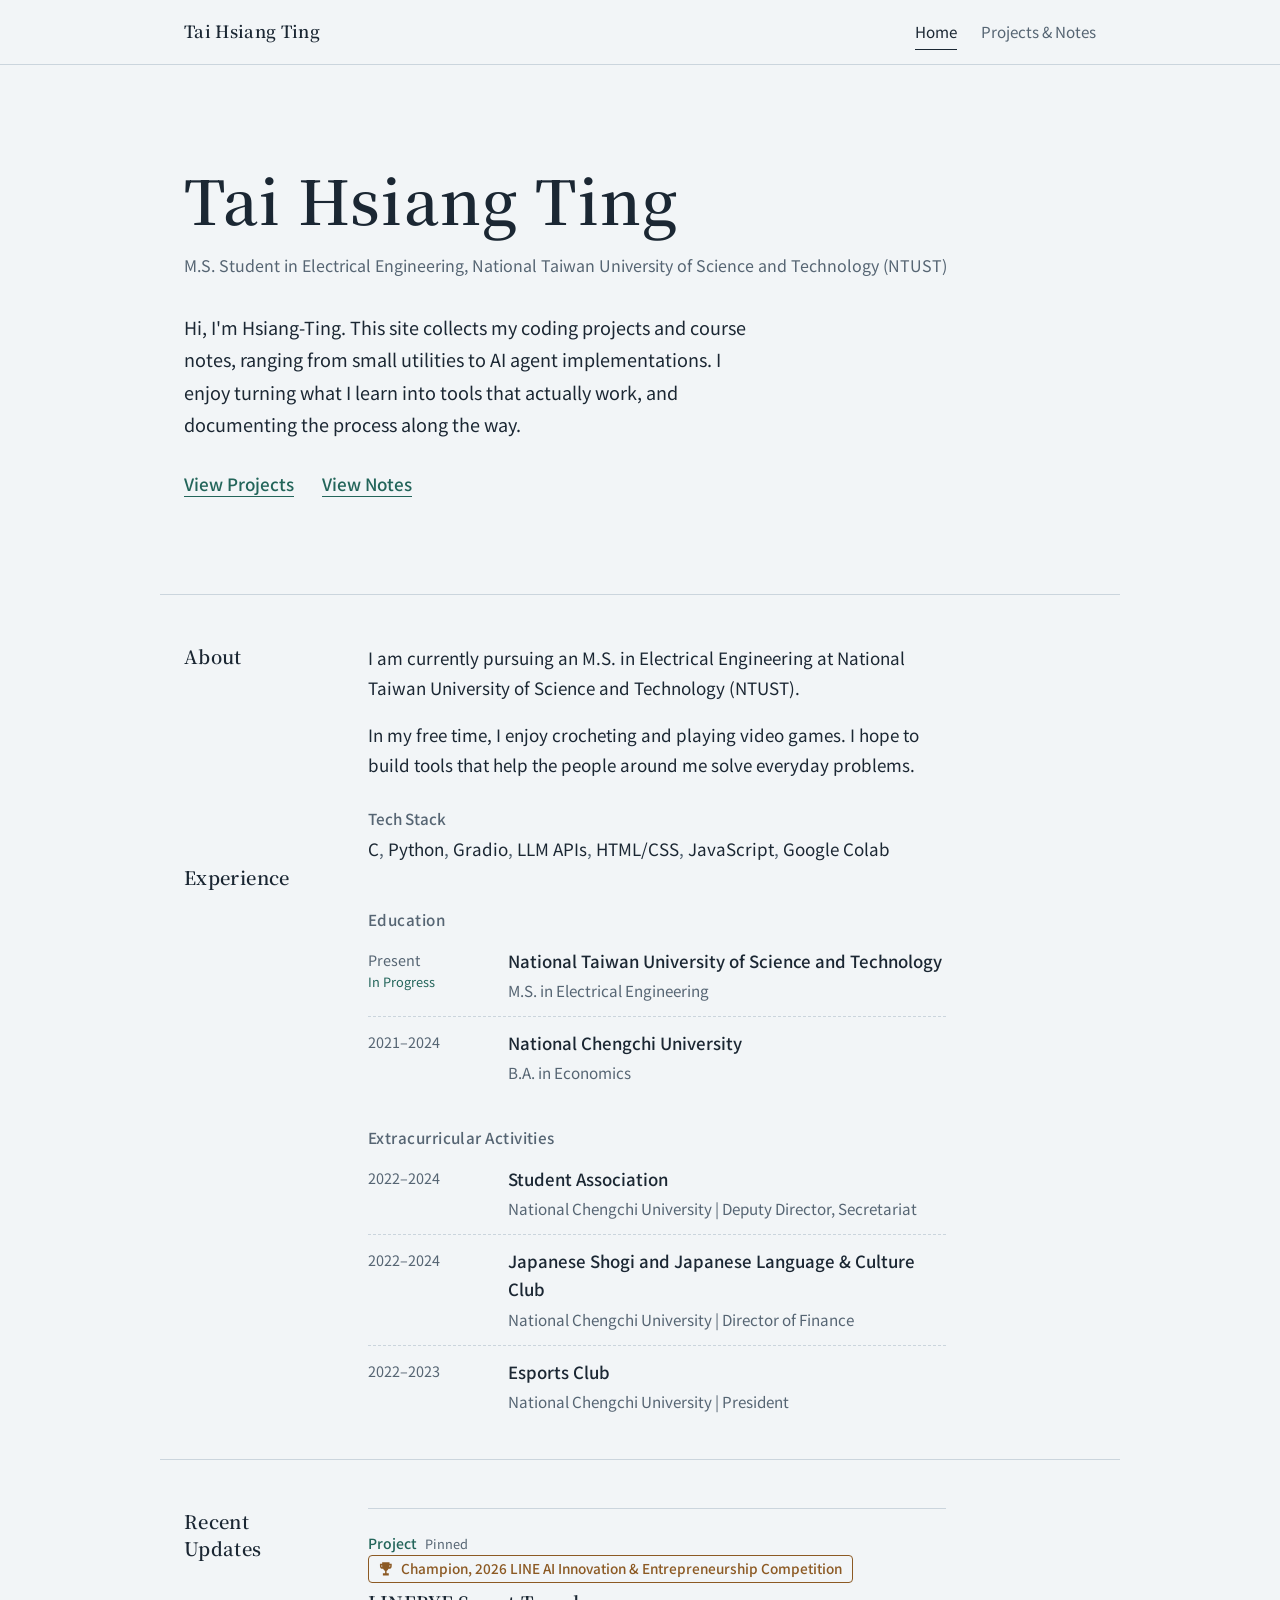
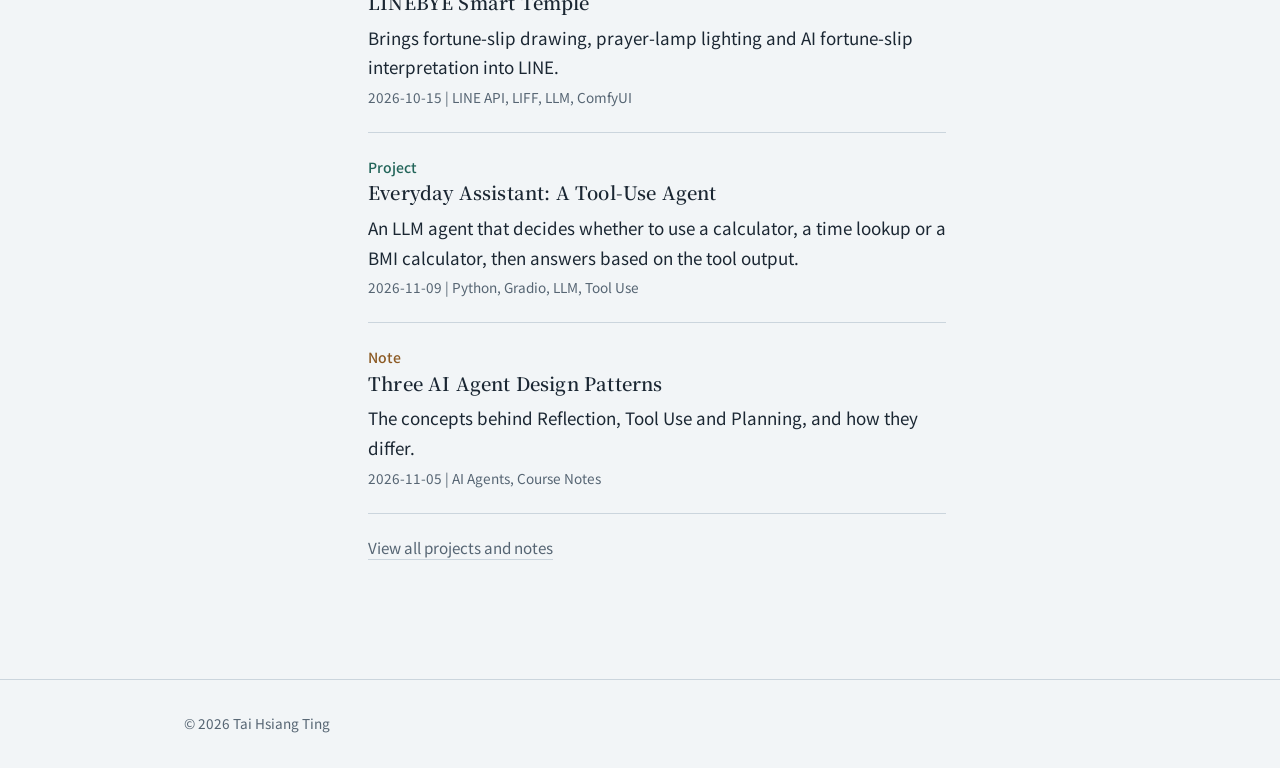
<file: index.html>
<!DOCTYPE html>
<html lang="en">
<head>
  <meta charset="UTF-8">
  <meta name="viewport" content="width=device-width, initial-scale=1">
  <title>Tai Hsiang Ting | Projects &amp; Notes</title>
  <link rel="preconnect" href="https://fonts.googleapis.com">
  <link rel="preconnect" href="https://fonts.gstatic.com" crossorigin>
  <link href="https://fonts.googleapis.com/css2?family=Noto+Sans+TC:wght@400;500&family=Noto+Serif+TC:wght@600&display=swap" rel="stylesheet">
  <link rel="stylesheet" href="css/style.css?v=video-20261123">
</head>
<body>
  <header class="site-header">
    <div class="wrap">
      <a class="site-name" href="index.html">Tai Hsiang Ting</a>
      <nav class="site-nav" aria-label="Main navigation">
        <a href="index.html" aria-current="page">Home</a>
        <a href="projects.html">Projects &amp; Notes</a>
      </nav>
    </div>
  </header>

  <main>
    <section class="hero">
      <div class="wrap">
        <h1 class="hero__name">Tai Hsiang Ting</h1>
        <p class="hero__role">M.S. Student in Electrical Engineering, National Taiwan University of Science and Technology (NTUST)</p>
        <p class="hero__intro">Hi, I'm Hsiang-Ting. This site collects my coding projects and course notes, ranging from small utilities to AI agent implementations. I enjoy turning what I learn into tools that actually work, and documenting the process along the way.</p>
        <p class="hero__actions">
          <a href="projects.html#projects">View Projects</a>
          <a href="projects.html#notes">View Notes</a>
        </p>
      </div>
    </section>

    <section class="section section--split wrap" id="about">
      <div class="section__head"><h2>About</h2></div>
      <div class="section__body about">
          <p>I am currently pursuing an M.S. in Electrical Engineering at National Taiwan University of Science and Technology (NTUST).</p>
          <p>In my free time, I enjoy crocheting and playing video games. I hope to build tools that help the people around me solve everyday problems.</p>
          <h3>Tech Stack</h3>
          <ul class="skills">
            <li>C</li>
            <li>Python</li>
            <li>Gradio</li>
            <li>LLM APIs</li>
            <li>HTML/CSS</li>
            <li>JavaScript</li>
            <li>Google Colab</li>
          </ul>
      </div>

      <div class="section__head"><h2 id="experience-title">Experience</h2></div>
      <section class="section__body experience" aria-labelledby="experience-title">
          <div class="experience__groups">
            <section aria-labelledby="education-title">
              <h4 class="experience__category" id="education-title">Education</h4>
              <ol class="experience__timeline">
                <!-- To add an entry, copy the li below and fill in the period, organization, role and description. -->
                <li class="experience__item">
                  <div class="experience__meta">
                    <span class="experience__period">Present</span>
                    <span class="experience__status">In Progress</span>
                  </div>
                  <div class="experience__content">
                    <h5>National Taiwan University of Science and Technology</h5>
                    <p>M.S. in Electrical Engineering</p>
                  </div>
                </li>
                <li class="experience__item">
                  <div class="experience__meta">
                    <span class="experience__period"><time datetime="2021">2021</time>–<time datetime="2024">2024</time></span>
                  </div>
                  <div class="experience__content">
                    <h5>National Chengchi University</h5>
                    <p>B.A. in Economics</p>
                  </div>
                </li>
              </ol>
            </section>

            <section aria-labelledby="activities-title">
              <h4 class="experience__category" id="activities-title">Extracurricular Activities</h4>
              <ol class="experience__timeline">
                <li class="experience__item">
                  <div class="experience__meta">
                    <span class="experience__period"><time datetime="2022">2022</time>–<time datetime="2024">2024</time></span>
                  </div>
                  <div class="experience__content">
                    <h5>Student Association</h5>
                    <p>National Chengchi University | Deputy Director, Secretariat</p>
                  </div>
                </li>
                <li class="experience__item">
                  <div class="experience__meta">
                    <span class="experience__period"><time datetime="2022">2022</time>–<time datetime="2024">2024</time></span>
                  </div>
                  <div class="experience__content">
                    <h5>Japanese Shogi and Japanese Language &amp; Culture Club</h5>
                    <p>National Chengchi University | Director of Finance</p>
                  </div>
                </li>
                <li class="experience__item">
                  <div class="experience__meta">
                    <span class="experience__period"><time datetime="2022">2022</time>–<time datetime="2023">2023</time></span>
                  </div>
                  <div class="experience__content">
                    <h5>Esports Club</h5>
                    <p>National Chengchi University | President</p>
                  </div>
                </li>
              </ol>
            </section>
          </div>
      </section>
    </section>

    <section class="section section--split wrap">
      <div class="section__head"><h2>Recent Updates</h2></div>
      <div class="section__body">
        <ul class="work-list" id="recent-list"></ul>
        <p class="section__more"><a href="projects.html">View all projects and notes</a></p>
      </div>
    </section>
  </main>

  <footer class="site-footer">
    <div class="wrap">© <span data-year></span> Tai Hsiang Ting</div>
  </footer>

  <script src="data/works.js?v=20261123-pin"></script>
  <script src="js/main.js?v=20261123-pin"></script>
</body>
</html>
</file>
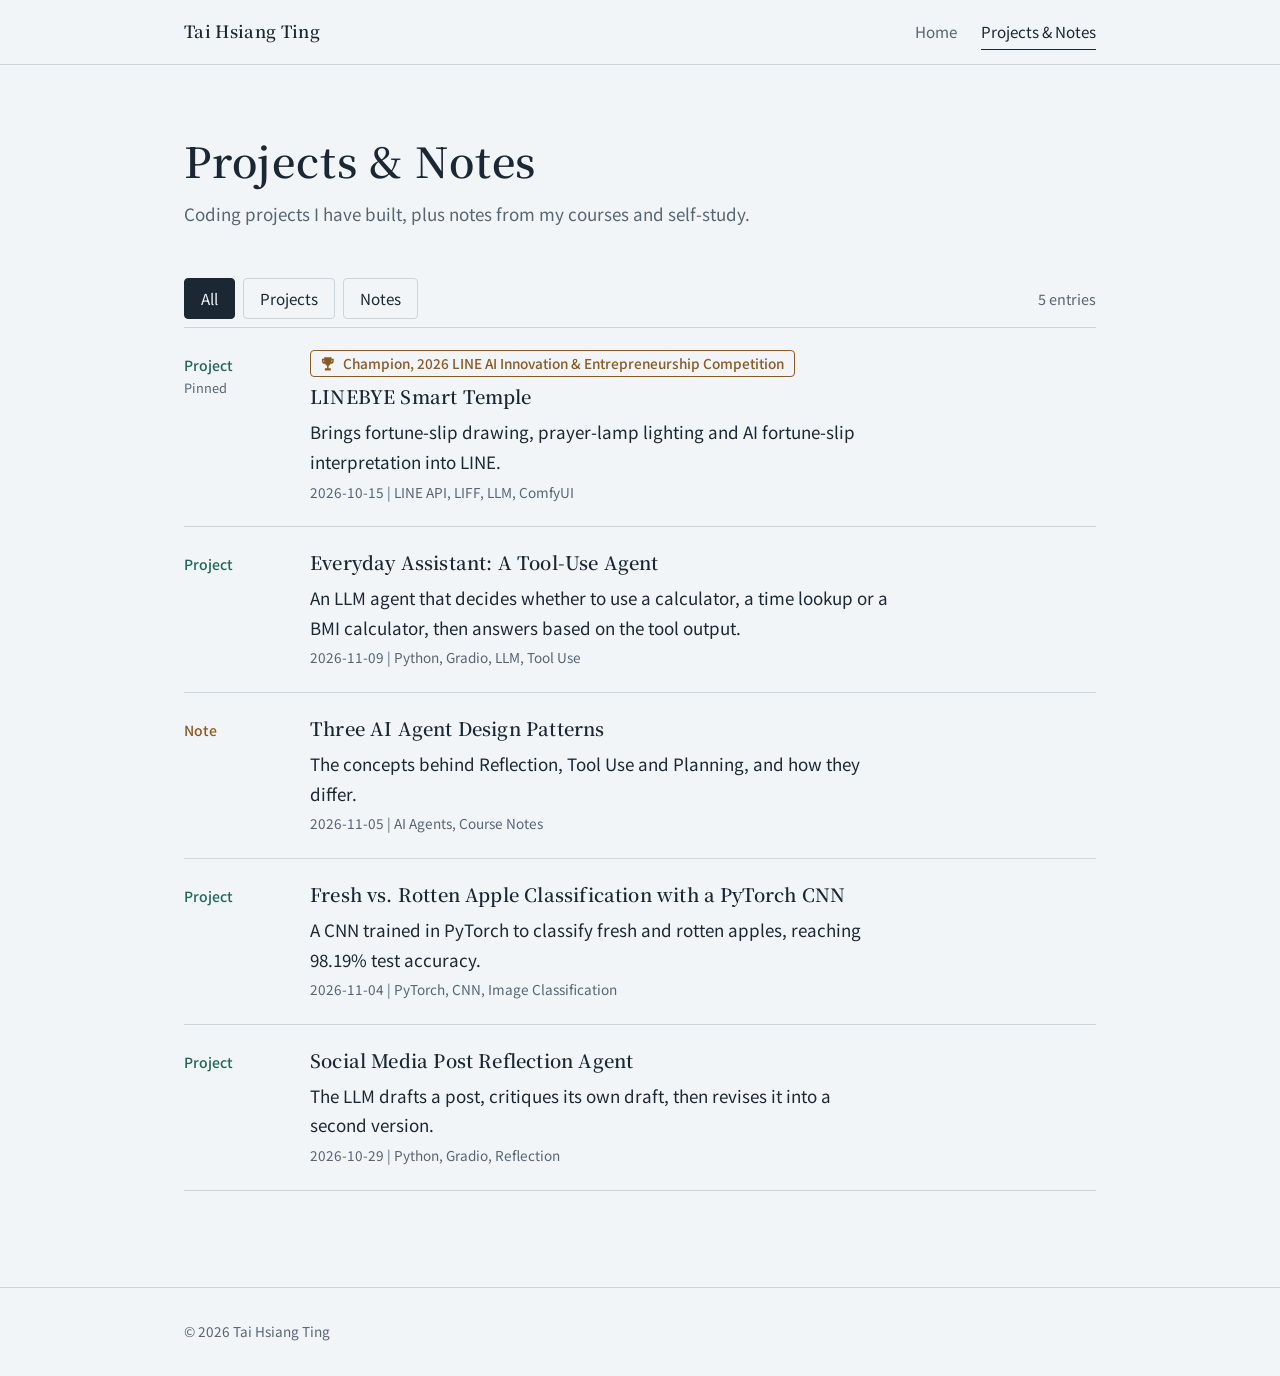
<file: projects.html>
<!DOCTYPE html>
<html lang="en">
<head>
  <meta charset="UTF-8">
  <meta name="viewport" content="width=device-width, initial-scale=1">
  <title>Projects &amp; Notes | Tai Hsiang Ting</title>
  <link rel="preconnect" href="https://fonts.googleapis.com">
  <link rel="preconnect" href="https://fonts.gstatic.com" crossorigin>
  <link href="https://fonts.googleapis.com/css2?family=Noto+Sans+TC:wght@400;500&family=Noto+Serif+TC:wght@700&display=swap" rel="stylesheet">
  <link rel="stylesheet" href="css/style.css?v=video-20261123">
</head>
<body>
  <header class="site-header">
    <div class="wrap">
      <a class="site-name" href="index.html">Tai Hsiang Ting</a>
      <nav class="site-nav" aria-label="Main navigation">
        <a href="index.html">Home</a>
        <a href="projects.html" aria-current="page">Projects &amp; Notes</a>
      </nav>
    </div>
  </header>

  <main class="wrap">
    <div class="page-title">
      <h1>Projects &amp; Notes</h1>
      <p>Coding projects I have built, plus notes from my courses and self-study.</p>
    </div>

    <div class="filters" role="group" aria-label="Filter by type">
      <button type="button" data-filter="all" aria-pressed="true">All</button>
      <button type="button" data-filter="project" aria-pressed="false">Projects</button>
      <button type="button" data-filter="note" aria-pressed="false">Notes</button>
      <span class="count" id="work-count" aria-live="polite"></span>
    </div>

    <ul class="work-list" id="work-list"></ul>
  </main>

  <footer class="site-footer">
    <div class="wrap">© <span data-year></span> Tai Hsiang Ting</div>
  </footer>

  <script src="data/works.js?v=20261123-pin"></script>
  <script src="js/main.js?v=20261123-pin"></script>
</body>
</html>
</file>
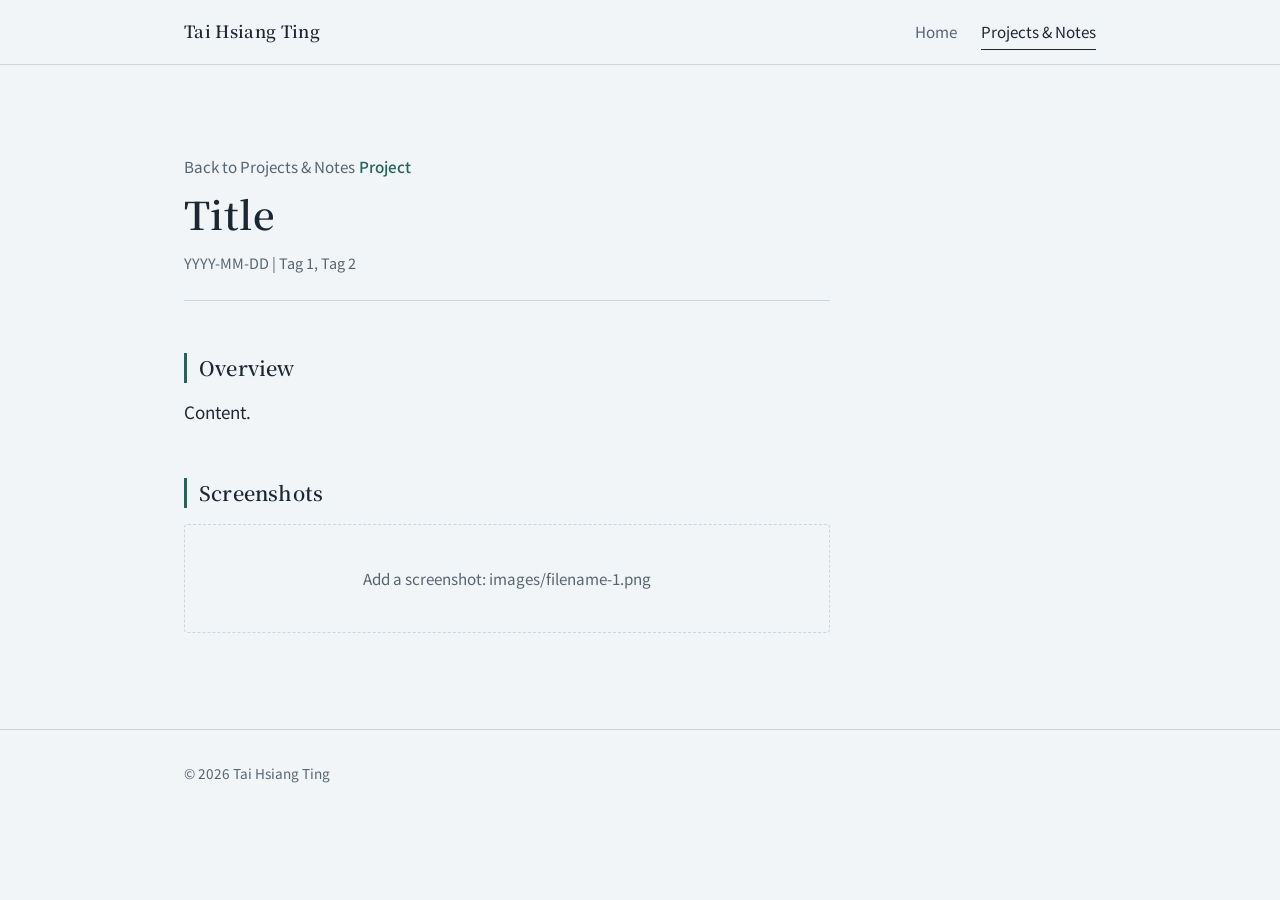
<file: works/_template.html>
<!DOCTYPE html>
<html lang="en">
<head>
  <meta charset="UTF-8">
  <meta name="viewport" content="width=device-width, initial-scale=1">
  <title>Title | Tai Hsiang Ting</title>
  <link rel="preconnect" href="https://fonts.googleapis.com">
  <link rel="preconnect" href="https://fonts.gstatic.com" crossorigin>
  <link href="https://fonts.googleapis.com/css2?family=Noto+Sans+TC:wght@400;500&family=Noto+Serif+TC:wght@700&display=swap" rel="stylesheet">
  <link rel="stylesheet" href="../css/style.css?v=video-20261123">
</head>
<body>
  <header class="site-header">
    <div class="wrap">
      <a class="site-name" href="../index.html">Tai Hsiang Ting</a>
      <nav class="site-nav" aria-label="Main navigation">
        <a href="../index.html">Home</a>
        <a href="../projects.html" aria-current="page">Projects &amp; Notes</a>
      </nav>
    </div>
  </header>

  <main class="wrap">
    <!-- Template: copy this file and rename it (see CLAUDE.md). For a note, change the class to detail--note. -->
    <article class="detail detail--project">
      <a class="back" href="../projects.html">Back to Projects &amp; Notes</a>
      <span class="detail__type">Project</span>
      <h1>Title</h1>
      <p class="detail__meta">YYYY-MM-DD | Tag 1, Tag 2</p>

      <!-- Project sections: Overview, Tech Stack, How It Works, Screenshots, Reflections -->
      <!-- Note sections: Key Points, Examples, My Takeaways, References -->
      <h2>Overview</h2>
      <p>Content.</p>

      <h2>Screenshots</h2>
      <div class="shot shot--empty">Add a screenshot: images/filename-1.png</div>
      <!-- When you have a screenshot, replace the block above with:
      <figure class="shot">
        <img src="../images/filename-1.png" alt="Description of the screenshot">
        <figcaption>Caption</figcaption>
      </figure>
      -->
    </article>
  </main>

  <footer class="site-footer">
    <div class="wrap">© <span data-year></span> Tai Hsiang Ting</div>
  </footer>

  <script src="../data/works.js?v=20261123-pin"></script>
  <script src="../js/main.js?v=20261123-pin"></script>
</body>
</html>
</file>
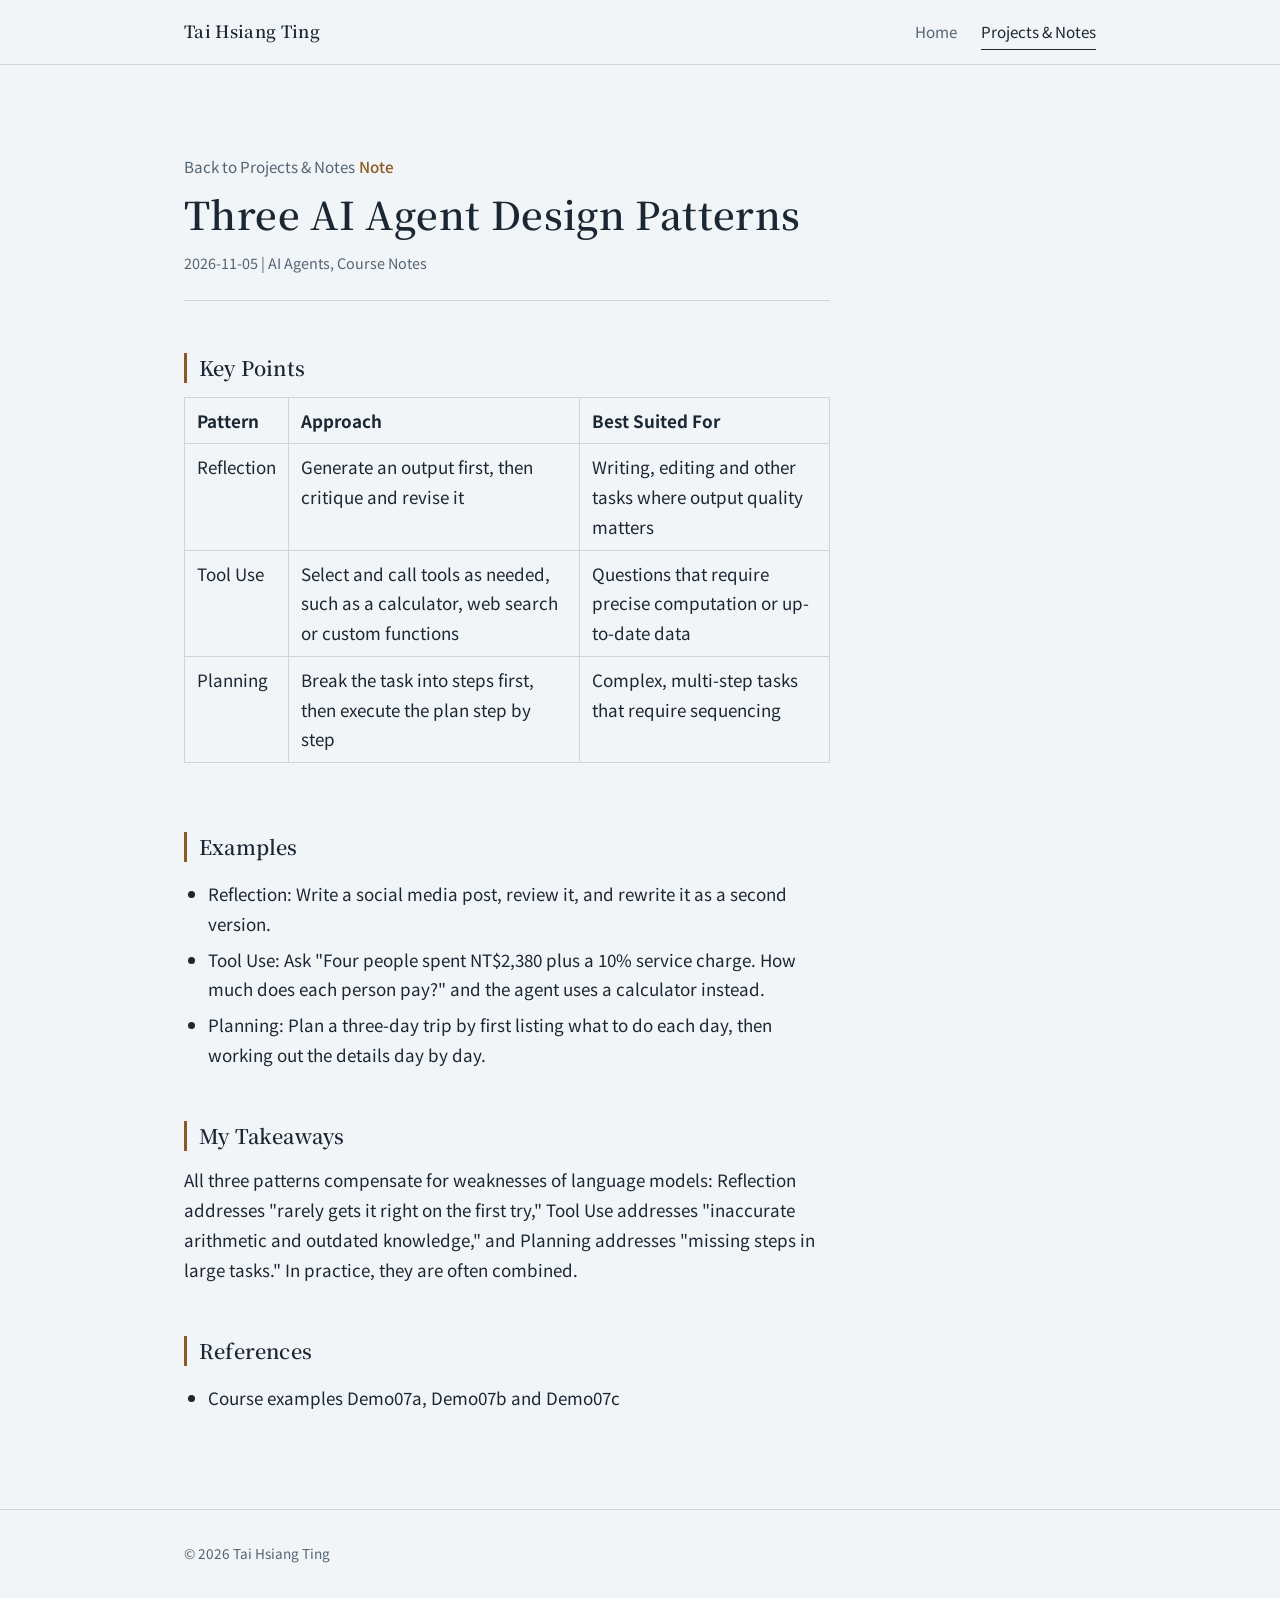
<file: works/ai-agent-patterns.html>
<!DOCTYPE html>
<html lang="en">
<head>
  <meta charset="UTF-8">
  <meta name="viewport" content="width=device-width, initial-scale=1">
  <title>Three AI Agent Design Patterns | Tai Hsiang Ting</title>
  <link rel="preconnect" href="https://fonts.googleapis.com">
  <link rel="preconnect" href="https://fonts.gstatic.com" crossorigin>
  <link href="https://fonts.googleapis.com/css2?family=Noto+Sans+TC:wght@400;500&family=Noto+Serif+TC:wght@700&display=swap" rel="stylesheet">
  <link rel="stylesheet" href="../css/style.css?v=video-20261123">
</head>
<body>
  <header class="site-header">
    <div class="wrap">
      <a class="site-name" href="../index.html">Tai Hsiang Ting</a>
      <nav class="site-nav" aria-label="Main navigation">
        <a href="../index.html">Home</a>
        <a href="../projects.html" aria-current="page">Projects &amp; Notes</a>
      </nav>
    </div>
  </header>

  <main class="wrap">
    <article class="detail detail--note">
      <a class="back" href="../projects.html">Back to Projects &amp; Notes</a>
      <span class="detail__type">Note</span>
      <h1>Three AI Agent Design Patterns</h1>
      <p class="detail__meta">2026-11-05 | AI Agents, Course Notes</p>

      <h2>Key Points</h2>
      <div class="table-scroll">
        <table>
          <thead><tr><th>Pattern</th><th>Approach</th><th>Best Suited For</th></tr></thead>
          <tbody>
            <tr><td>Reflection</td><td>Generate an output first, then critique and revise it</td><td>Writing, editing and other tasks where output quality matters</td></tr>
            <tr><td>Tool Use</td><td>Select and call tools as needed, such as a calculator, web search or custom functions</td><td>Questions that require precise computation or up-to-date data</td></tr>
            <tr><td>Planning</td><td>Break the task into steps first, then execute the plan step by step</td><td>Complex, multi-step tasks that require sequencing</td></tr>
          </tbody>
        </table>
      </div>

      <h2>Examples</h2>
      <ul>
        <li>Reflection: Write a social media post, review it, and rewrite it as a second version.</li>
        <li>Tool Use: Ask "Four people spent NT$2,380 plus a 10% service charge. How much does each person pay?" and the agent uses a calculator instead.</li>
        <li>Planning: Plan a three-day trip by first listing what to do each day, then working out the details day by day.</li>
      </ul>

      <h2>My Takeaways</h2>
      <p>All three patterns compensate for weaknesses of language models: Reflection addresses "rarely gets it right on the first try," Tool Use addresses "inaccurate arithmetic and outdated knowledge," and Planning addresses "missing steps in large tasks." In practice, they are often combined.</p>

      <h2>References</h2>
      <ul>
        <li>Course examples Demo07a, Demo07b and Demo07c</li>
      </ul>
    </article>
  </main>

  <footer class="site-footer">
    <div class="wrap">© <span data-year></span> Tai Hsiang Ting</div>
  </footer>

  <script src="../data/works.js?v=20261123-pin"></script>
  <script src="../js/main.js?v=20261123-pin"></script>
</body>
</html>
</file>
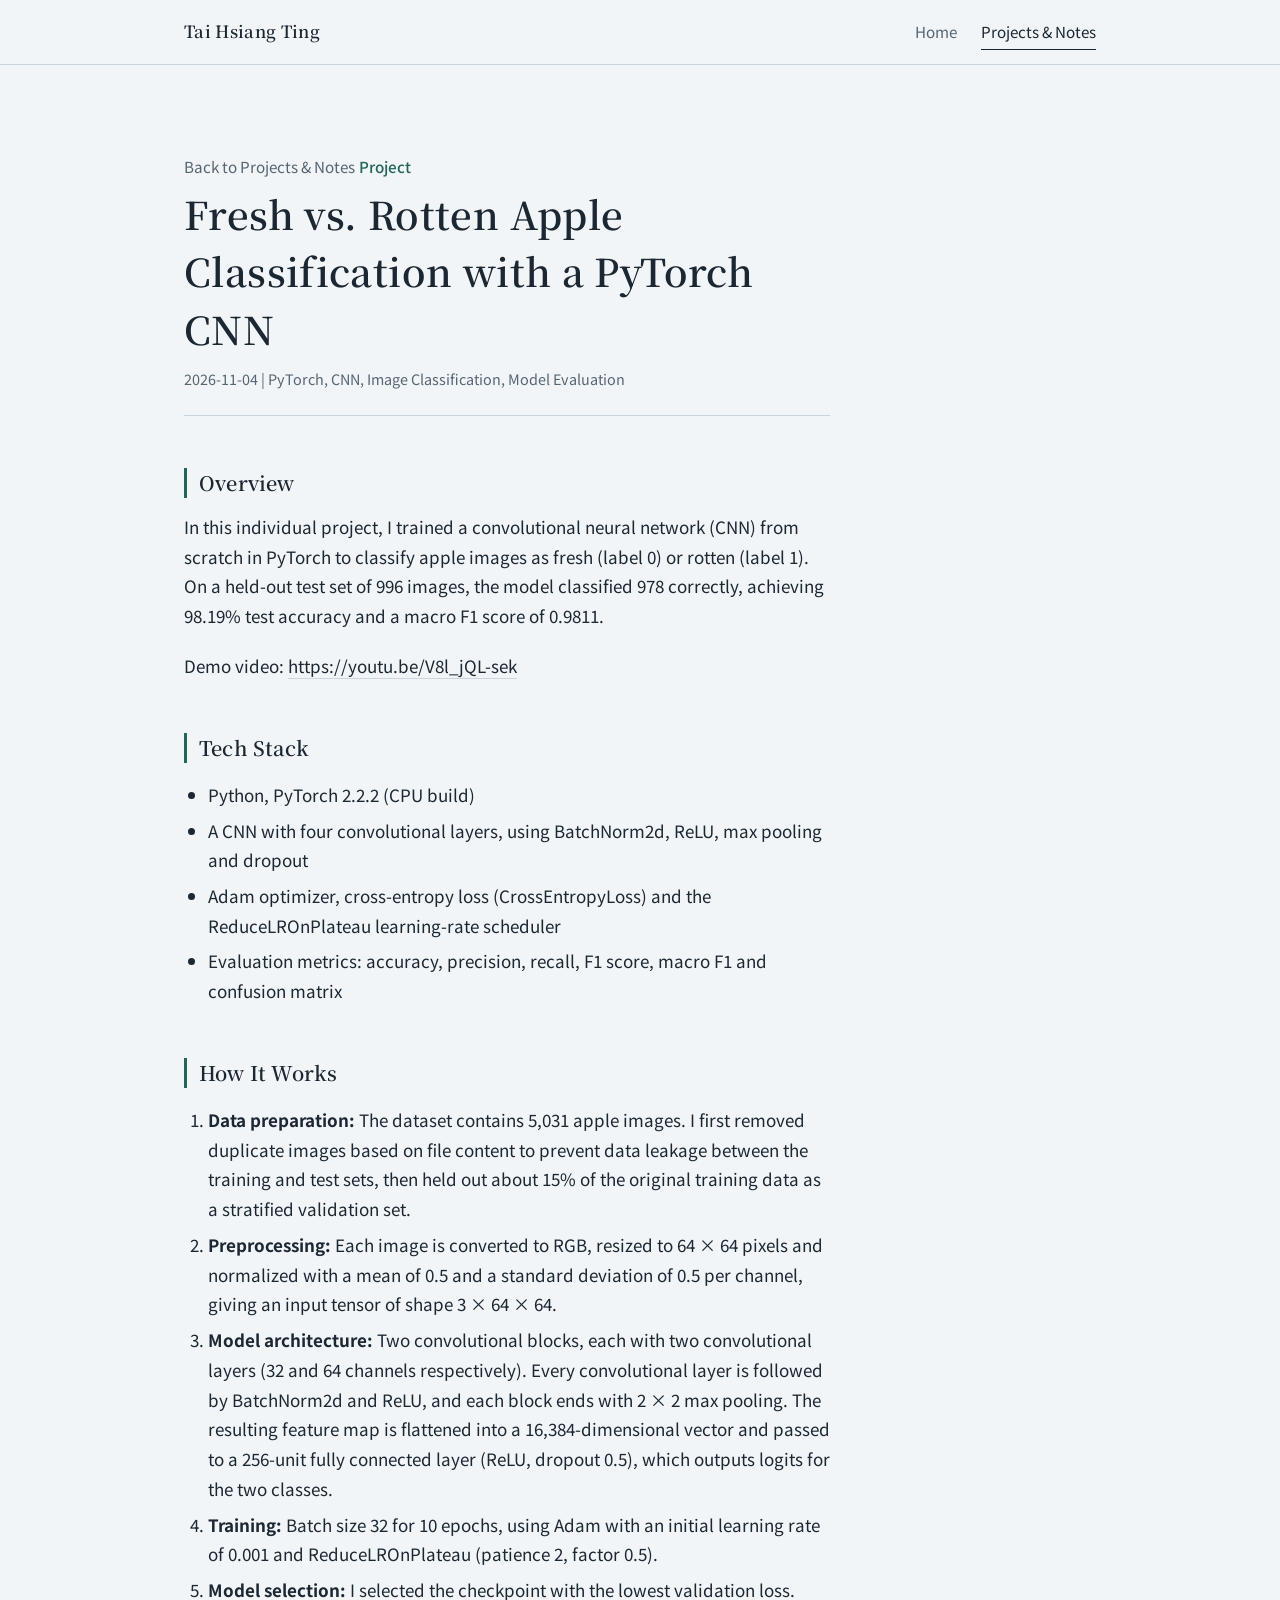
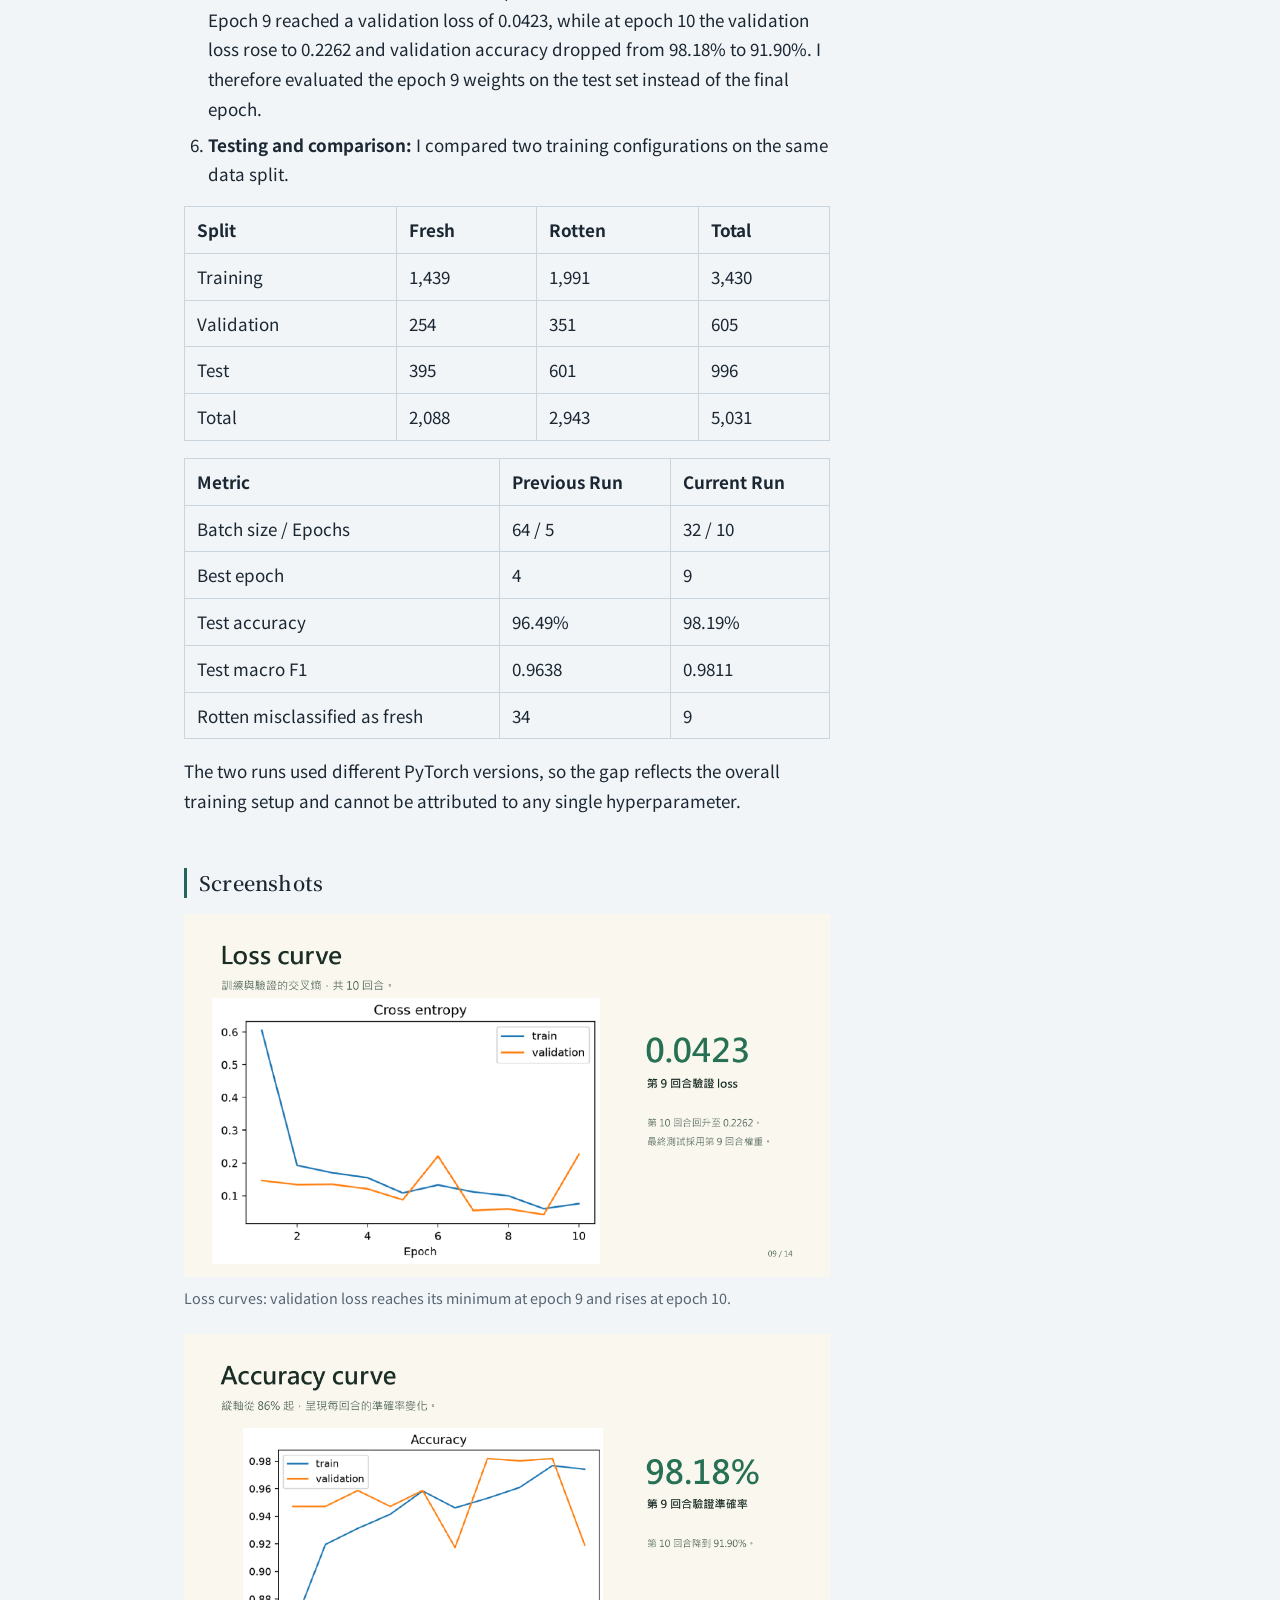
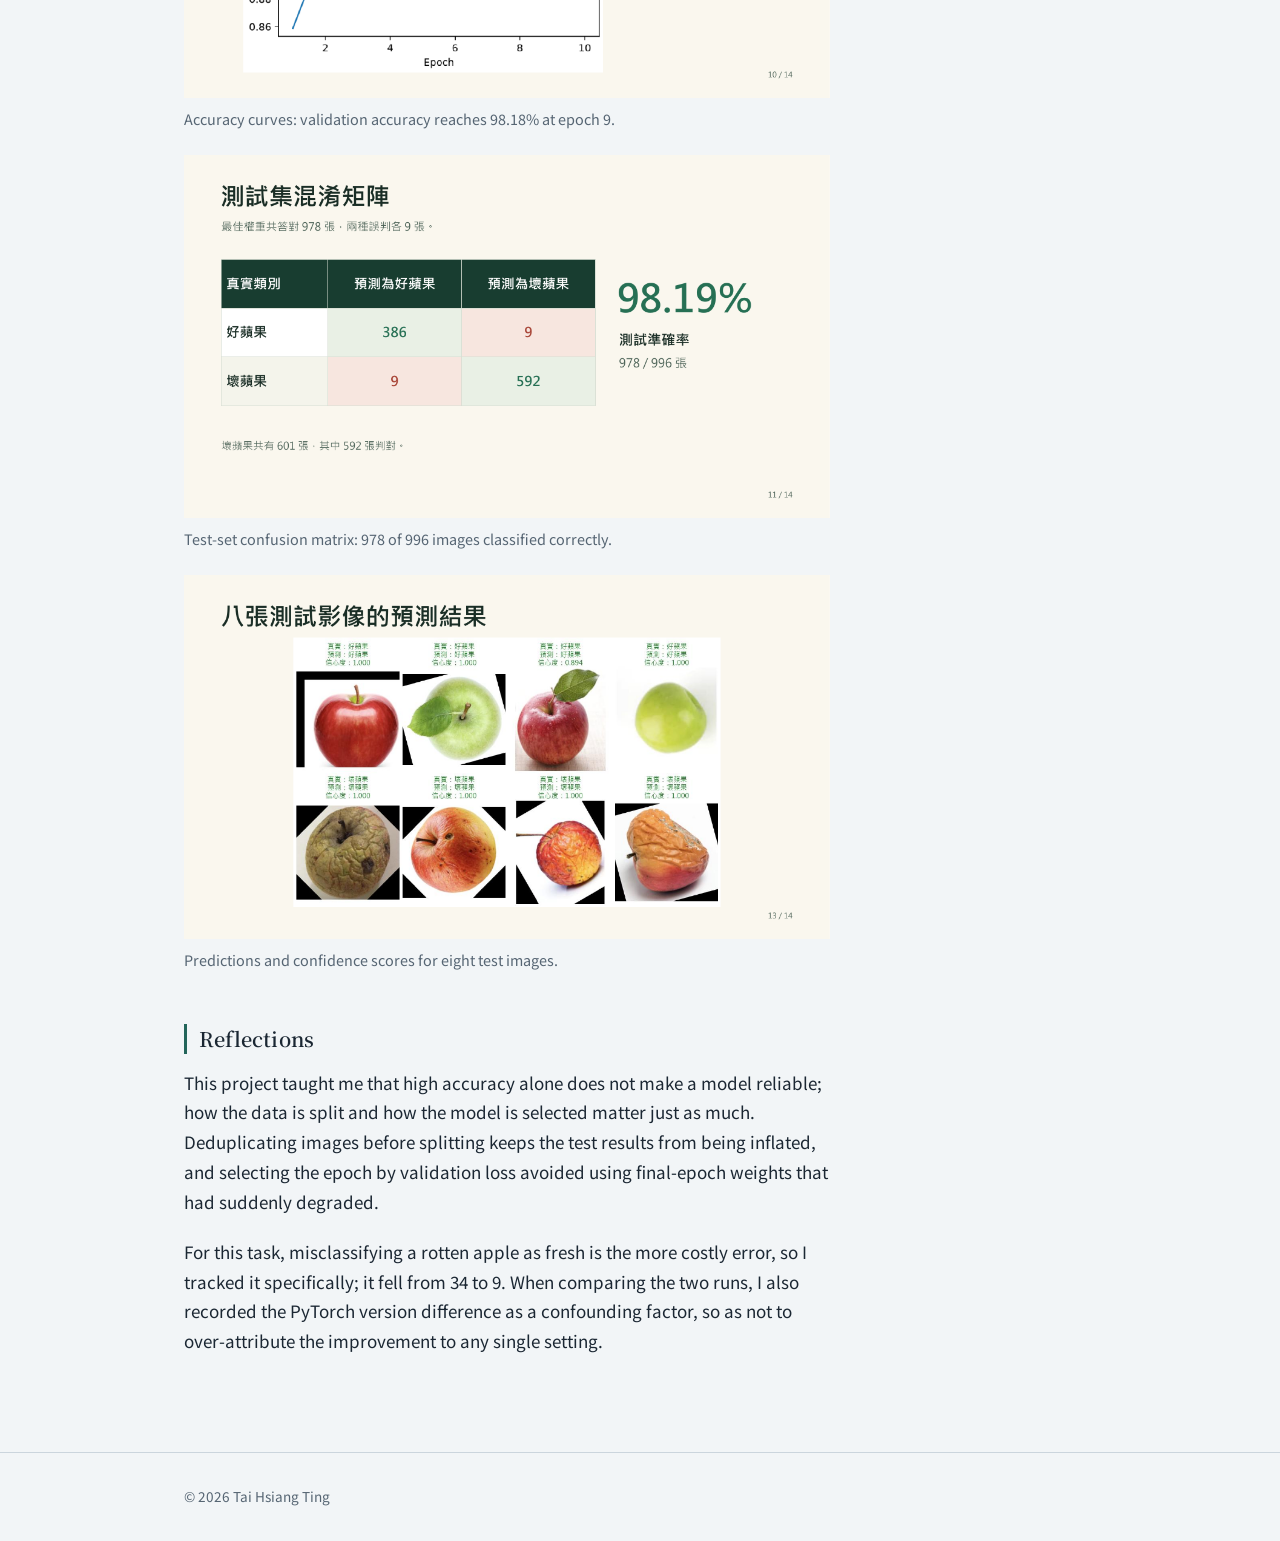
<file: works/apple-quality-cnn.html>
<!DOCTYPE html>
<html lang="en">
<head>
  <meta charset="UTF-8">
  <meta name="viewport" content="width=device-width, initial-scale=1">
  <title>Fresh vs. Rotten Apple Classification with a PyTorch CNN | Tai Hsiang Ting</title>
  <link rel="preconnect" href="https://fonts.googleapis.com">
  <link rel="preconnect" href="https://fonts.gstatic.com" crossorigin>
  <link href="https://fonts.googleapis.com/css2?family=Noto+Sans+TC:wght@400;500&family=Noto+Serif+TC:wght@700&display=swap" rel="stylesheet">
  <link rel="stylesheet" href="../css/style.css?v=video-20261123">
</head>
<body>
  <header class="site-header">
    <div class="wrap">
      <a class="site-name" href="../index.html">Tai Hsiang Ting</a>
      <nav class="site-nav" aria-label="Main navigation">
        <a href="../index.html">Home</a>
        <a href="../projects.html" aria-current="page">Projects &amp; Notes</a>
      </nav>
    </div>
  </header>

  <main class="wrap">
    <article class="detail detail--project">
      <a class="back" href="../projects.html">Back to Projects &amp; Notes</a>
      <span class="detail__type">Project</span>
      <h1>Fresh vs. Rotten Apple Classification with a PyTorch CNN</h1>
      <p class="detail__meta">2026-11-04 | PyTorch, CNN, Image Classification, Model Evaluation</p>

      <h2>Overview</h2>
      <p>In this individual project, I trained a convolutional neural network (CNN) from scratch in PyTorch to classify apple images as fresh (label 0) or rotten (label 1). On a held-out test set of 996 images, the model classified 978 correctly, achieving 98.19% test accuracy and a macro F1 score of 0.9811.</p>
      <p>Demo video: <a href="https://youtu.be/V8l_jQL-sek">https://youtu.be/V8l_jQL-sek</a></p>

      <h2>Tech Stack</h2>
      <ul>
        <li>Python, PyTorch 2.2.2 (CPU build)</li>
        <li>A CNN with four convolutional layers, using BatchNorm2d, ReLU, max pooling and dropout</li>
        <li>Adam optimizer, cross-entropy loss (CrossEntropyLoss) and the ReduceLROnPlateau learning-rate scheduler</li>
        <li>Evaluation metrics: accuracy, precision, recall, F1 score, macro F1 and confusion matrix</li>
      </ul>

      <h2>How It Works</h2>
      <ol>
        <li><strong>Data preparation:</strong> The dataset contains 5,031 apple images. I first removed duplicate images based on file content to prevent data leakage between the training and test sets, then held out about 15% of the original training data as a stratified validation set.</li>
        <li><strong>Preprocessing:</strong> Each image is converted to RGB, resized to 64 × 64 pixels and normalized with a mean of 0.5 and a standard deviation of 0.5 per channel, giving an input tensor of shape 3 × 64 × 64.</li>
        <li><strong>Model architecture:</strong> Two convolutional blocks, each with two convolutional layers (32 and 64 channels respectively). Every convolutional layer is followed by BatchNorm2d and ReLU, and each block ends with 2 × 2 max pooling. The resulting feature map is flattened into a 16,384-dimensional vector and passed to a 256-unit fully connected layer (ReLU, dropout 0.5), which outputs logits for the two classes.</li>
        <li><strong>Training:</strong> Batch size 32 for 10 epochs, using Adam with an initial learning rate of 0.001 and ReduceLROnPlateau (patience 2, factor 0.5).</li>
        <li><strong>Model selection:</strong> I selected the checkpoint with the lowest validation loss. Epoch 9 reached a validation loss of 0.0423, while at epoch 10 the validation loss rose to 0.2262 and validation accuracy dropped from 98.18% to 91.90%. I therefore evaluated the epoch 9 weights on the test set instead of the final epoch.</li>
        <li><strong>Testing and comparison:</strong> I compared two training configurations on the same data split.</li>
      </ol>

      <div class="table-scroll">
        <table>
          <thead>
            <tr><th>Split</th><th>Fresh</th><th>Rotten</th><th>Total</th></tr>
          </thead>
          <tbody>
            <tr><td>Training</td><td>1,439</td><td>1,991</td><td>3,430</td></tr>
            <tr><td>Validation</td><td>254</td><td>351</td><td>605</td></tr>
            <tr><td>Test</td><td>395</td><td>601</td><td>996</td></tr>
            <tr><td>Total</td><td>2,088</td><td>2,943</td><td>5,031</td></tr>
          </tbody>
        </table>
      </div>

      <div class="table-scroll">
        <table>
          <thead>
            <tr><th>Metric</th><th>Previous Run</th><th>Current Run</th></tr>
          </thead>
          <tbody>
            <tr><td>Batch size / Epochs</td><td>64 / 5</td><td>32 / 10</td></tr>
            <tr><td>Best epoch</td><td>4</td><td>9</td></tr>
            <tr><td>Test accuracy</td><td>96.49%</td><td>98.19%</td></tr>
            <tr><td>Test macro F1</td><td>0.9638</td><td>0.9811</td></tr>
            <tr><td>Rotten misclassified as fresh</td><td>34</td><td>9</td></tr>
          </tbody>
        </table>
      </div>
      <p>The two runs used different PyTorch versions, so the gap reflects the overall training setup and cannot be attributed to any single hyperparameter.</p>

      <h2>Screenshots</h2>
      <figure class="shot">
        <img src="../images/apple-quality-cnn-1.png" alt="Training and validation cross-entropy loss curves over 10 epochs; validation loss is lowest at epoch 9 (0.0423)">
        <figcaption>Loss curves: validation loss reaches its minimum at epoch 9 and rises at epoch 10.</figcaption>
      </figure>
      <figure class="shot">
        <img src="../images/apple-quality-cnn-2.png" alt="Training and validation accuracy curves; validation accuracy is 98.18% at epoch 9">
        <figcaption>Accuracy curves: validation accuracy reaches 98.18% at epoch 9.</figcaption>
      </figure>
      <figure class="shot">
        <img src="../images/apple-quality-cnn-3.png" alt="Test-set confusion matrix: 386 fresh apples correct and 9 misclassified; 592 rotten apples correct and 9 misclassified">
        <figcaption>Test-set confusion matrix: 978 of 996 images classified correctly.</figcaption>
      </figure>
      <figure class="shot">
        <img src="../images/apple-quality-cnn-4.png" alt="Ground truth, predicted class and confidence score for eight test images">
        <figcaption>Predictions and confidence scores for eight test images.</figcaption>
      </figure>

      <h2>Reflections</h2>
      <p>This project taught me that high accuracy alone does not make a model reliable; how the data is split and how the model is selected matter just as much. Deduplicating images before splitting keeps the test results from being inflated, and selecting the epoch by validation loss avoided using final-epoch weights that had suddenly degraded.</p>
      <p>For this task, misclassifying a rotten apple as fresh is the more costly error, so I tracked it specifically; it fell from 34 to 9. When comparing the two runs, I also recorded the PyTorch version difference as a confounding factor, so as not to over-attribute the improvement to any single setting.</p>
    </article>
  </main>

  <footer class="site-footer">
    <div class="wrap">© <span data-year></span> Tai Hsiang Ting</div>
  </footer>

  <script src="../data/works.js?v=20261123-pin"></script>
  <script src="../js/main.js?v=20261123-pin"></script>
</body>
</html>
</file>
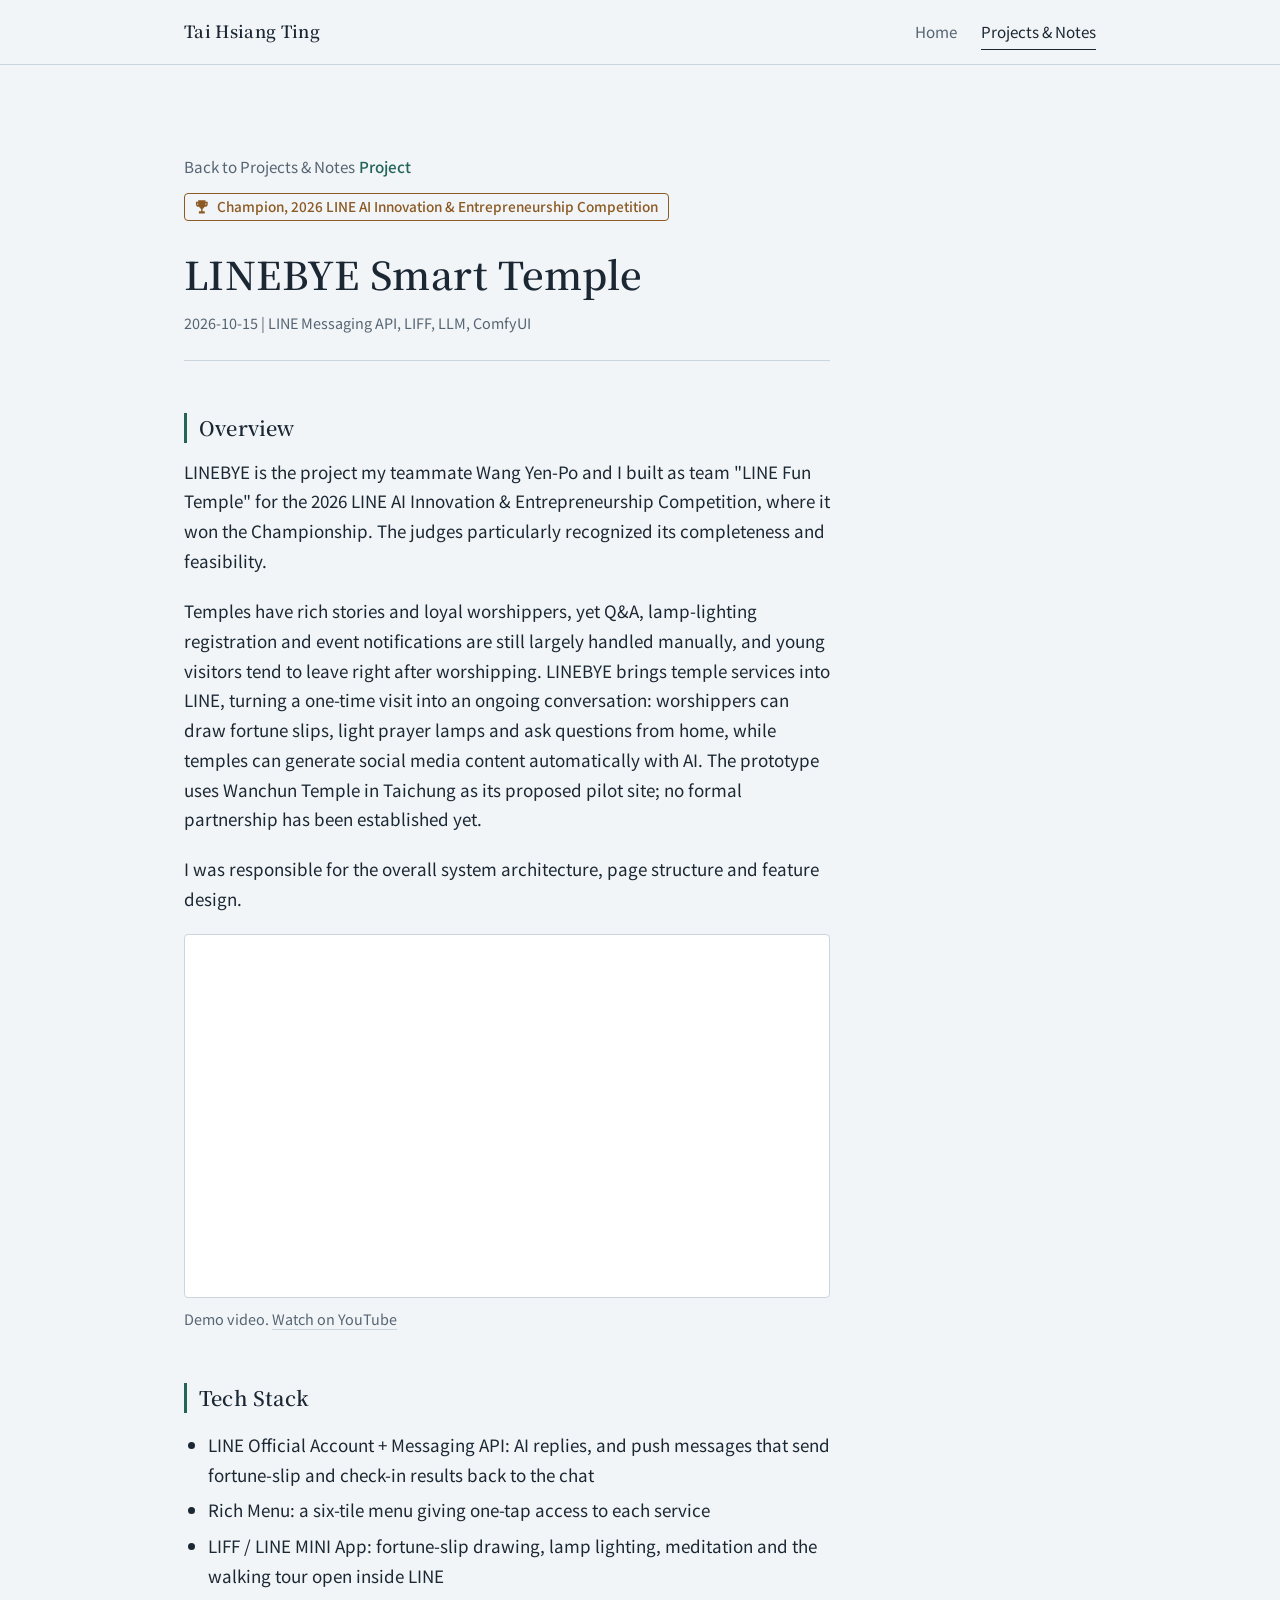
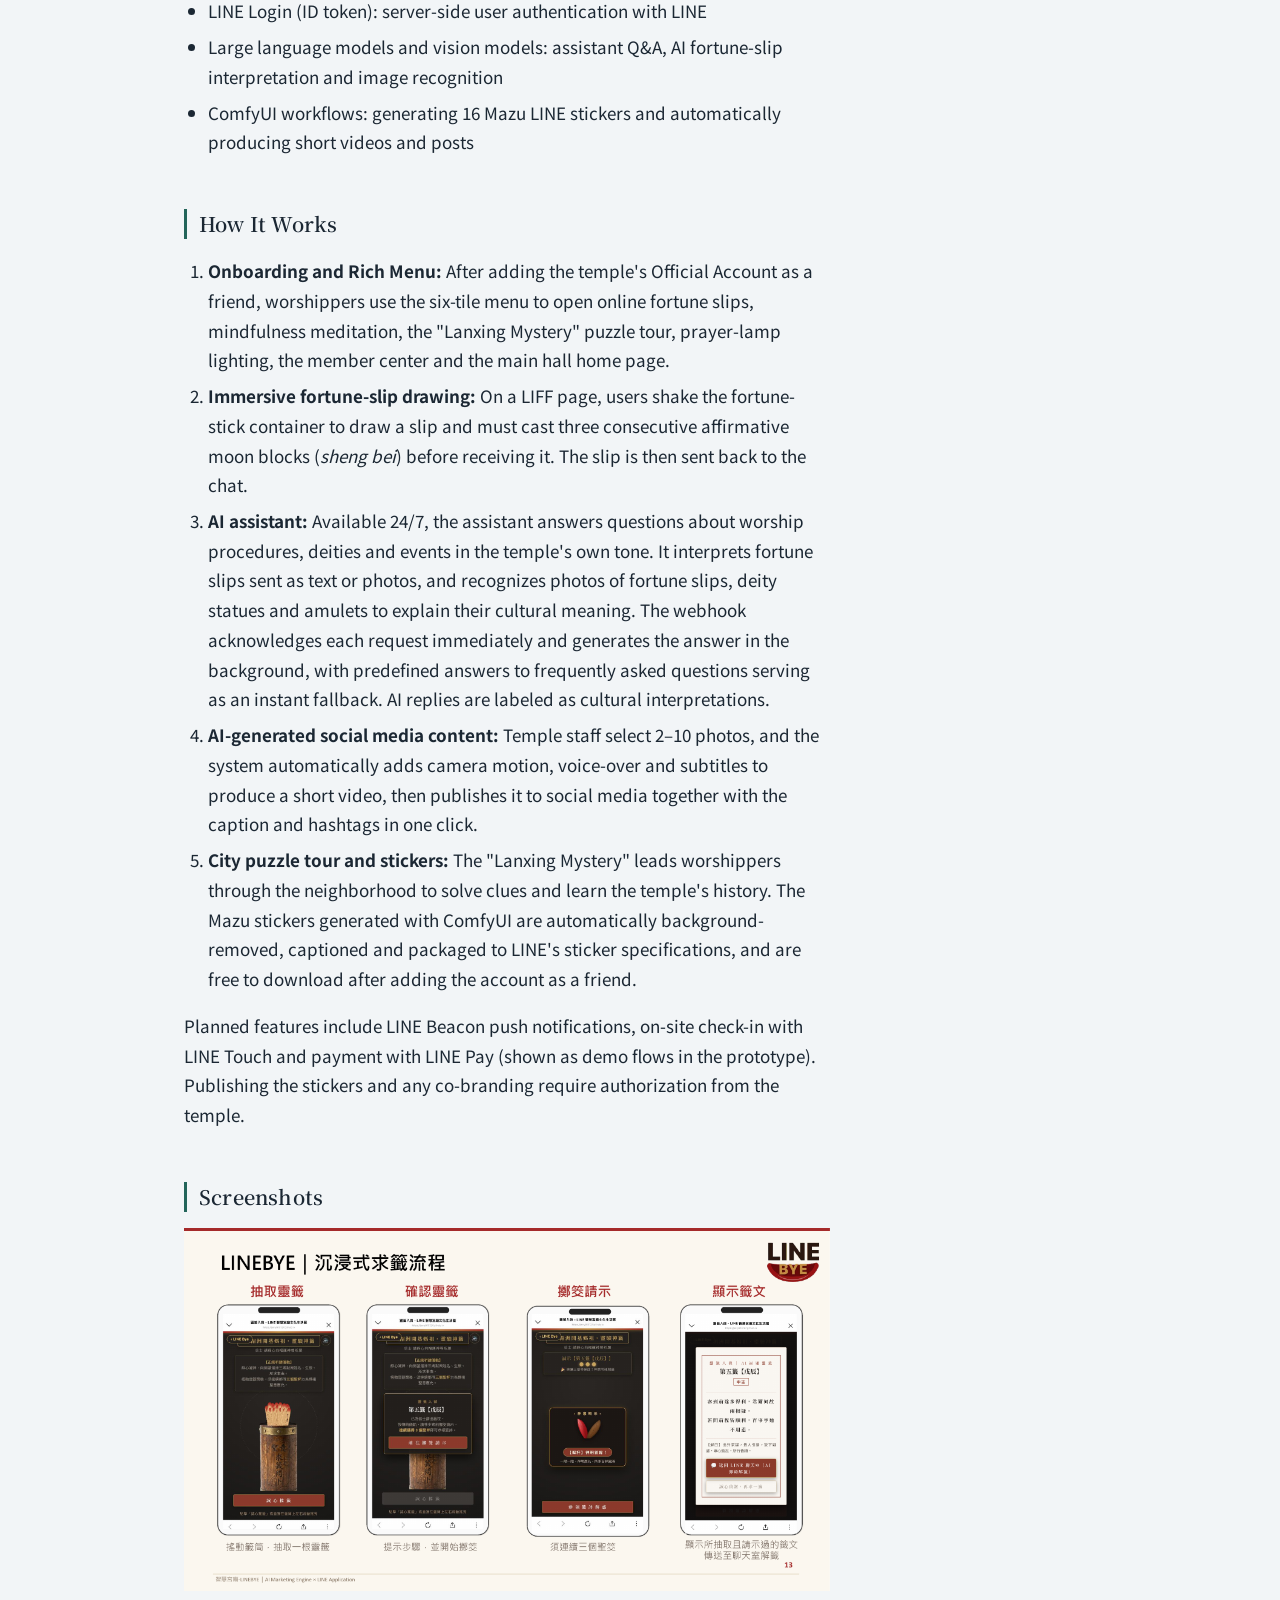
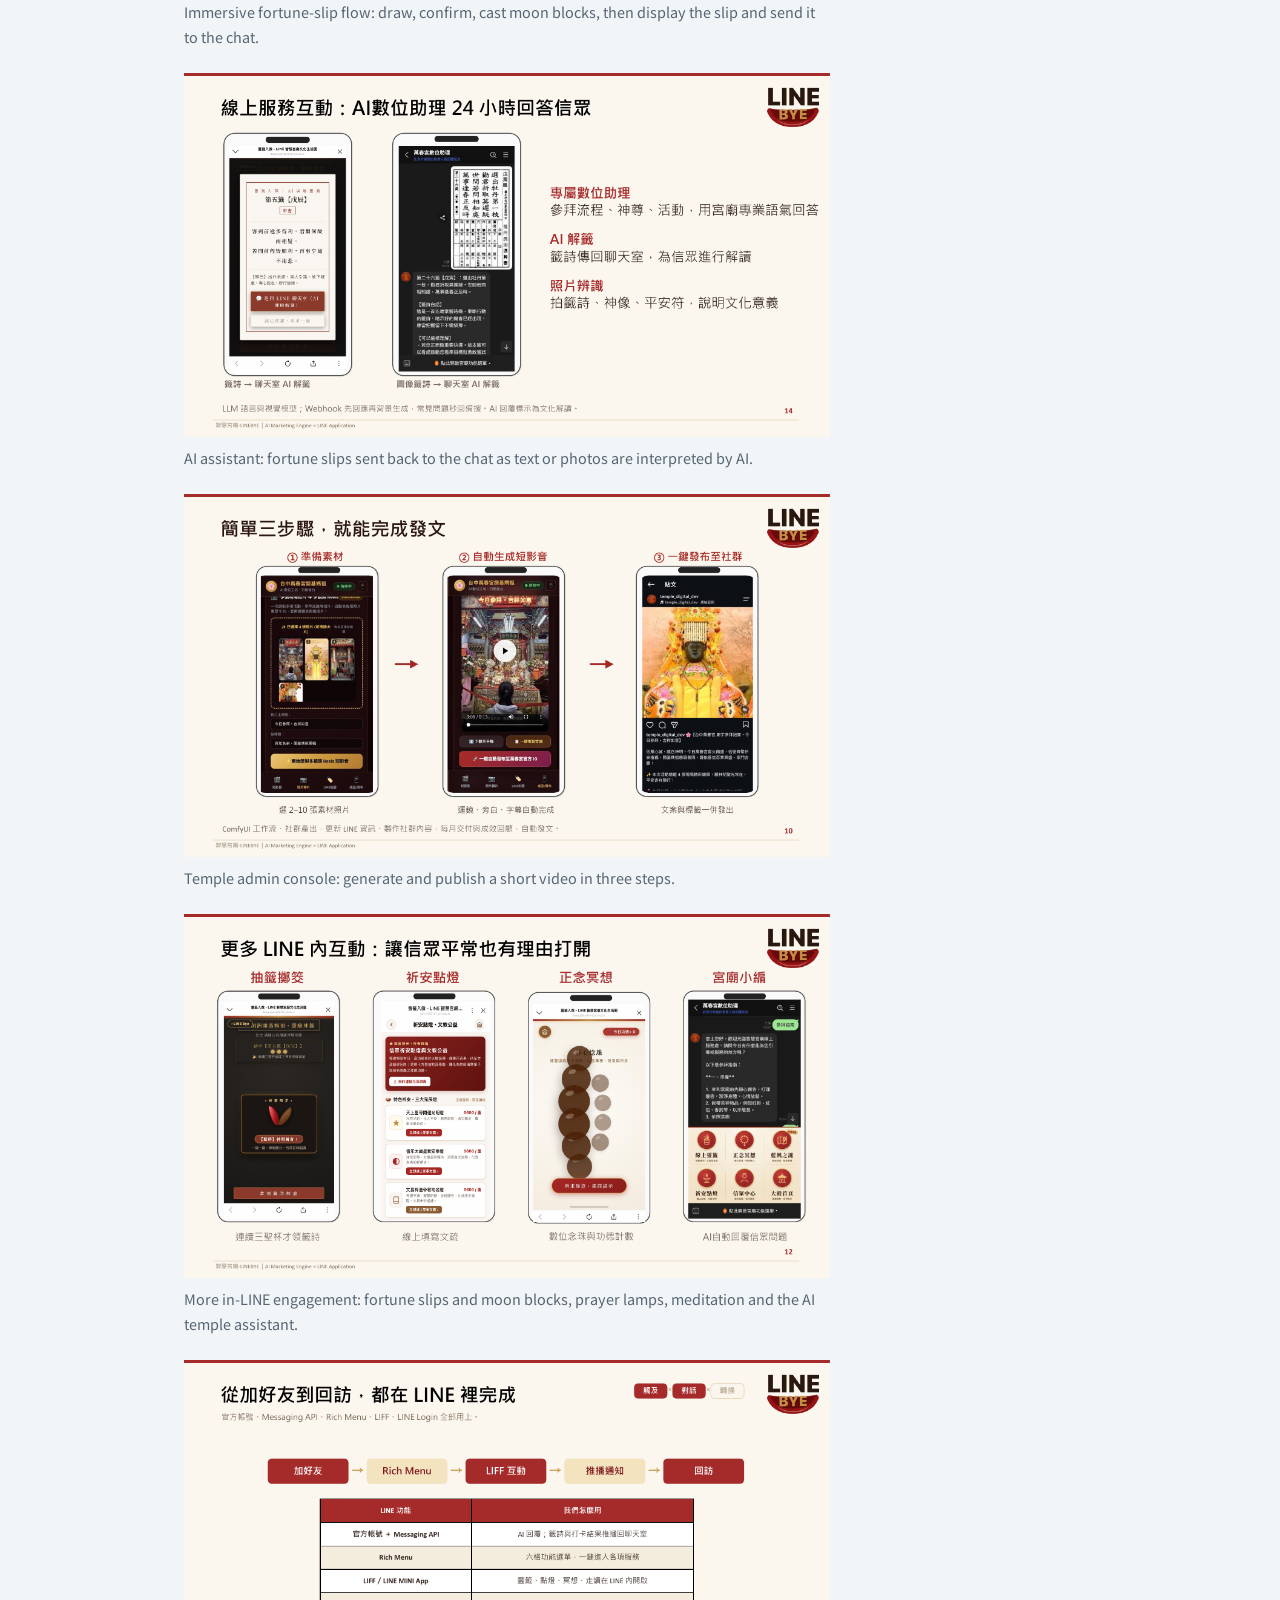
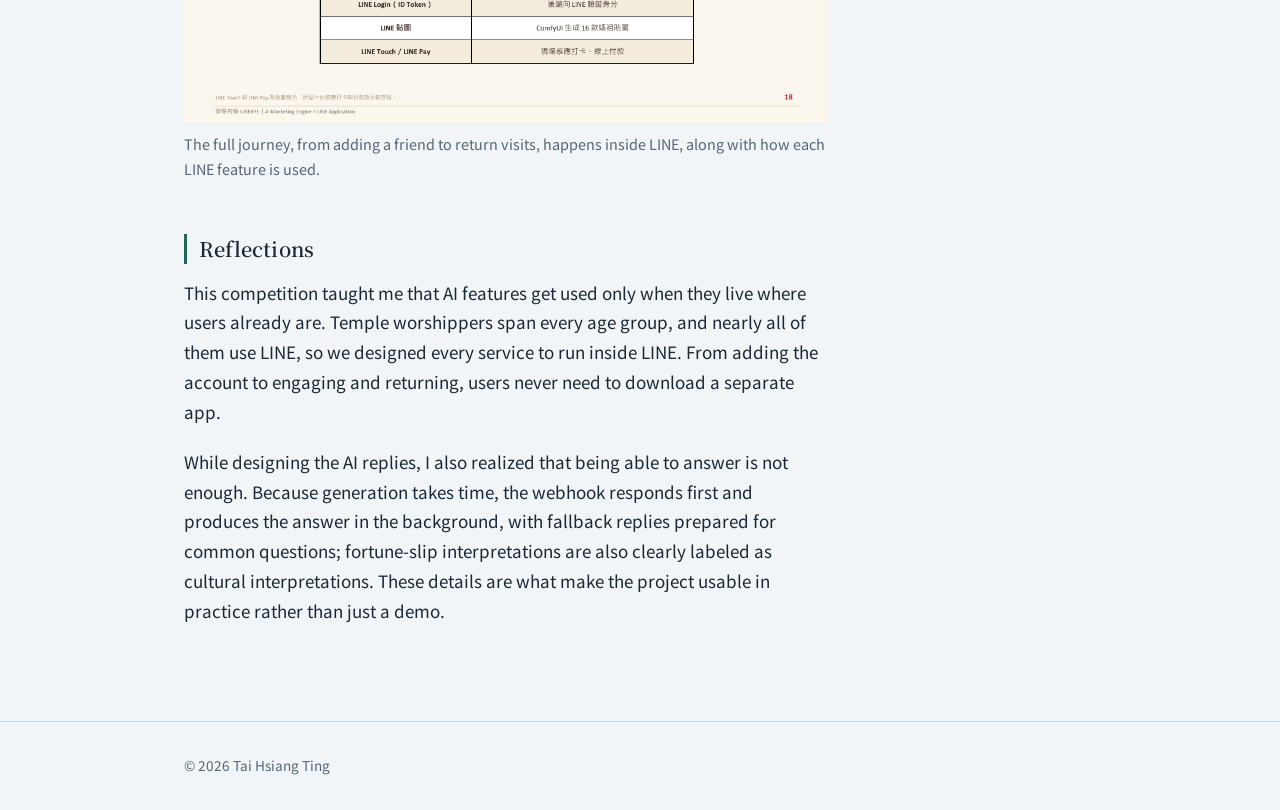
<file: works/linebye-smart-temple.html>
<!DOCTYPE html>
<html lang="en">
<head>
  <meta charset="UTF-8">
  <meta name="viewport" content="width=device-width, initial-scale=1">
  <title>LINEBYE Smart Temple | Tai Hsiang Ting</title>
  <link rel="preconnect" href="https://fonts.googleapis.com">
  <link rel="preconnect" href="https://fonts.gstatic.com" crossorigin>
  <link href="https://fonts.googleapis.com/css2?family=Noto+Sans+TC:wght@400;500&family=Noto+Serif+TC:wght@700&display=swap" rel="stylesheet">
  <link rel="stylesheet" href="../css/style.css?v=video-20261123">
</head>
<body>
  <header class="site-header">
    <div class="wrap">
      <a class="site-name" href="../index.html">Tai Hsiang Ting</a>
      <nav class="site-nav" aria-label="Main navigation">
        <a href="../index.html">Home</a>
        <a href="../projects.html" aria-current="page">Projects &amp; Notes</a>
      </nav>
    </div>
  </header>

  <main class="wrap">
    <article class="detail detail--project">
      <a class="back" href="../projects.html">Back to Projects &amp; Notes</a>
      <span class="detail__type">Project</span>
      <p class="award"><svg class="award__icon" viewBox="0 0 24 24" aria-hidden="true" focusable="false"><path d="M7 3h10v2h3v3a4 4 0 0 1-4 4h-.35A5 5 0 0 1 13 14.9V18h3v3H8v-3h3v-3.1A5 5 0 0 1 8.35 12H8a4 4 0 0 1-4-4V5h3V3zm0 4H6v1a2 2 0 0 0 1 1.73V7zm10 0v2.73A2 2 0 0 0 18 8V7h-1z"/></svg><span>Champion, 2026 LINE AI Innovation &amp; Entrepreneurship Competition</span></p>
      <h1>LINEBYE Smart Temple</h1>
      <p class="detail__meta">2026-10-15 | LINE Messaging API, LIFF, LLM, ComfyUI</p>

      <h2>Overview</h2>
      <p>LINEBYE is the project my teammate Wang Yen-Po and I built as team "LINE Fun Temple" for the 2026 LINE AI Innovation &amp; Entrepreneurship Competition, where it won the Championship. The judges particularly recognized its completeness and feasibility.</p>
      <p>Temples have rich stories and loyal worshippers, yet Q&amp;A, lamp-lighting registration and event notifications are still largely handled manually, and young visitors tend to leave right after worshipping. LINEBYE brings temple services into LINE, turning a one-time visit into an ongoing conversation: worshippers can draw fortune slips, light prayer lamps and ask questions from home, while temples can generate social media content automatically with AI. The prototype uses Wanchun Temple in Taichung as its proposed pilot site; no formal partnership has been established yet.</p>
      <p>I was responsible for the overall system architecture, page structure and feature design.</p>
      <figure class="video">
        <div class="video__frame">
          <iframe src="https://www.youtube-nocookie.com/embed/a1zFoikV10Y" title="LINEBYE Smart Temple demo video" loading="lazy" allow="accelerometer; clipboard-write; encrypted-media; gyroscope; picture-in-picture; web-share" referrerpolicy="strict-origin-when-cross-origin" allowfullscreen></iframe>
        </div>
        <figcaption>Demo video. <a href="https://youtu.be/a1zFoikV10Y">Watch on YouTube</a></figcaption>
      </figure>

      <h2>Tech Stack</h2>
      <ul>
        <li>LINE Official Account + Messaging API: AI replies, and push messages that send fortune-slip and check-in results back to the chat</li>
        <li>Rich Menu: a six-tile menu giving one-tap access to each service</li>
        <li>LIFF / LINE MINI App: fortune-slip drawing, lamp lighting, meditation and the walking tour open inside LINE</li>
        <li>LINE Login (ID token): server-side user authentication with LINE</li>
        <li>Large language models and vision models: assistant Q&amp;A, AI fortune-slip interpretation and image recognition</li>
        <li>ComfyUI workflows: generating 16 Mazu LINE stickers and automatically producing short videos and posts</li>
      </ul>

      <h2>How It Works</h2>
      <ol>
        <li><strong>Onboarding and Rich Menu:</strong> After adding the temple's Official Account as a friend, worshippers use the six-tile menu to open online fortune slips, mindfulness meditation, the "Lanxing Mystery" puzzle tour, prayer-lamp lighting, the member center and the main hall home page.</li>
        <li><strong>Immersive fortune-slip drawing:</strong> On a LIFF page, users shake the fortune-stick container to draw a slip and must cast three consecutive affirmative moon blocks (<i>sheng bei</i>) before receiving it. The slip is then sent back to the chat.</li>
        <li><strong>AI assistant:</strong> Available 24/7, the assistant answers questions about worship procedures, deities and events in the temple's own tone. It interprets fortune slips sent as text or photos, and recognizes photos of fortune slips, deity statues and amulets to explain their cultural meaning. The webhook acknowledges each request immediately and generates the answer in the background, with predefined answers to frequently asked questions serving as an instant fallback. AI replies are labeled as cultural interpretations.</li>
        <li><strong>AI-generated social media content:</strong> Temple staff select 2–10 photos, and the system automatically adds camera motion, voice-over and subtitles to produce a short video, then publishes it to social media together with the caption and hashtags in one click.</li>
        <li><strong>City puzzle tour and stickers:</strong> The "Lanxing Mystery" leads worshippers through the neighborhood to solve clues and learn the temple's history. The Mazu stickers generated with ComfyUI are automatically background-removed, captioned and packaged to LINE's sticker specifications, and are free to download after adding the account as a friend.</li>
      </ol>
      <p>Planned features include LINE Beacon push notifications, on-site check-in with LINE Touch and payment with LINE Pay (shown as demo flows in the prototype). Publishing the stickers and any co-branding require authorization from the temple.</p>

      <h2>Screenshots</h2>
      <figure class="shot">
        <img src="../images/linebye-smart-temple-1.png" alt="Four steps of the immersive fortune-slip flow: drawing a slip, confirming it, casting moon blocks and displaying the slip text">
        <figcaption>Immersive fortune-slip flow: draw, confirm, cast moon blocks, then display the slip and send it to the chat.</figcaption>
      </figure>
      <figure class="shot">
        <img src="../images/linebye-smart-temple-2.png" alt="The AI assistant interpreting a text fortune slip and a photographed fortune slip in a LINE chat">
        <figcaption>AI assistant: fortune slips sent back to the chat as text or photos are interpreted by AI.</figcaption>
      </figure>
      <figure class="shot">
        <img src="../images/linebye-smart-temple-3.png" alt="Three-step posting flow: prepare assets, auto-generate a short video and publish to social media in one click">
        <figcaption>Temple admin console: generate and publish a short video in three steps.</figcaption>
      </figure>
      <figure class="shot">
        <img src="../images/linebye-smart-temple-4.png" alt="Four in-LINE features: fortune-slip drawing with moon blocks, prayer-lamp lighting, mindfulness meditation and the AI temple assistant">
        <figcaption>More in-LINE engagement: fortune slips and moon blocks, prayer lamps, meditation and the AI temple assistant.</figcaption>
      </figure>
      <figure class="shot">
        <img src="../images/linebye-smart-temple-5.png" alt="User journey from adding a friend through Rich Menu, LIFF interaction and push notifications to return visits, with a table of how each LINE feature is used">
        <figcaption>The full journey, from adding a friend to return visits, happens inside LINE, along with how each LINE feature is used.</figcaption>
      </figure>

      <h2>Reflections</h2>
      <p>This competition taught me that AI features get used only when they live where users already are. Temple worshippers span every age group, and nearly all of them use LINE, so we designed every service to run inside LINE. From adding the account to engaging and returning, users never need to download a separate app.</p>
      <p>While designing the AI replies, I also realized that being able to answer is not enough. Because generation takes time, the webhook responds first and produces the answer in the background, with fallback replies prepared for common questions; fortune-slip interpretations are also clearly labeled as cultural interpretations. These details are what make the project usable in practice rather than just a demo.</p>
    </article>
  </main>

  <footer class="site-footer">
    <div class="wrap">© <span data-year></span> Tai Hsiang Ting</div>
  </footer>

  <script src="../data/works.js?v=20261123-pin"></script>
  <script src="../js/main.js?v=20261123-pin"></script>
</body>
</html>
</file>
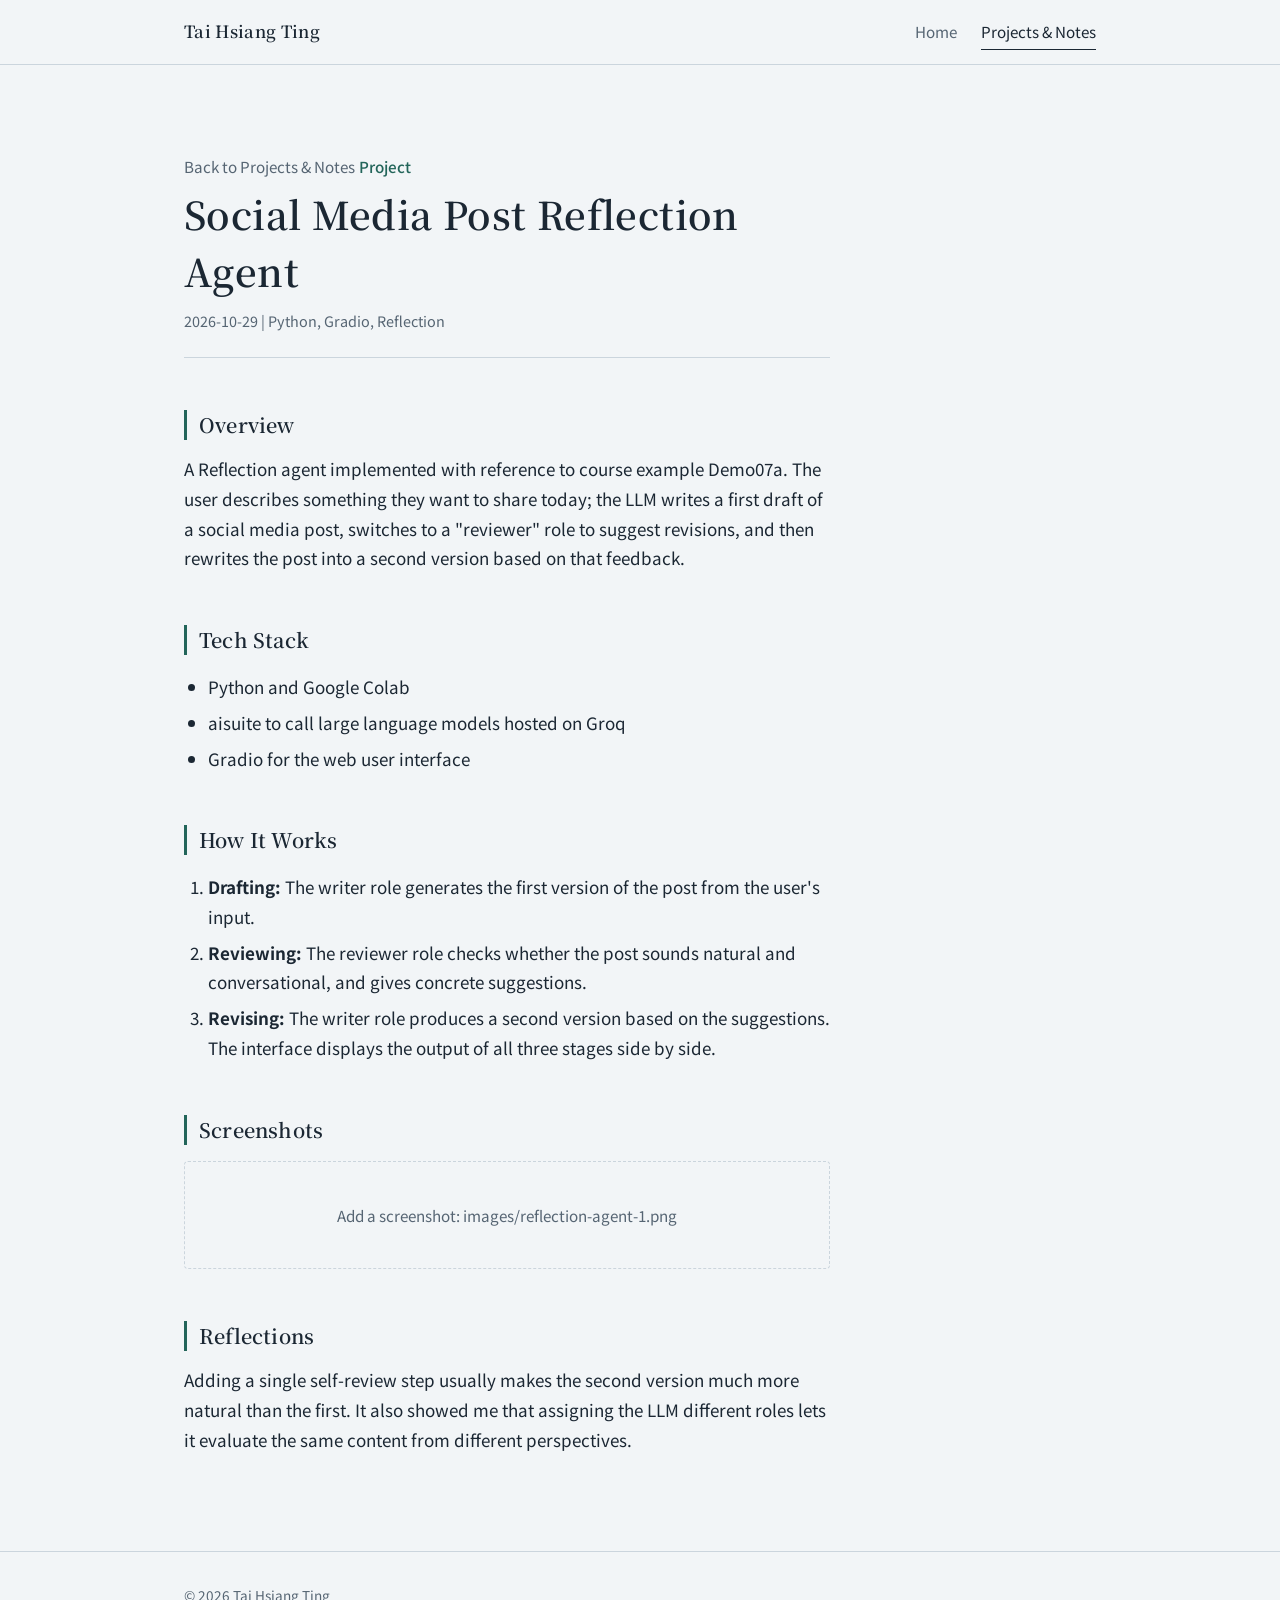
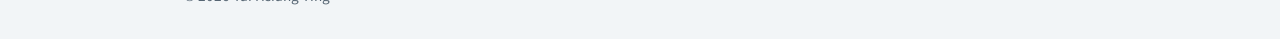
<file: works/reflection-agent.html>
<!DOCTYPE html>
<html lang="en">
<head>
  <meta charset="UTF-8">
  <meta name="viewport" content="width=device-width, initial-scale=1">
  <title>Social Media Post Reflection Agent | Tai Hsiang Ting</title>
  <link rel="preconnect" href="https://fonts.googleapis.com">
  <link rel="preconnect" href="https://fonts.gstatic.com" crossorigin>
  <link href="https://fonts.googleapis.com/css2?family=Noto+Sans+TC:wght@400;500&family=Noto+Serif+TC:wght@700&display=swap" rel="stylesheet">
  <link rel="stylesheet" href="../css/style.css?v=video-20261123">
</head>
<body>
  <header class="site-header">
    <div class="wrap">
      <a class="site-name" href="../index.html">Tai Hsiang Ting</a>
      <nav class="site-nav" aria-label="Main navigation">
        <a href="../index.html">Home</a>
        <a href="../projects.html" aria-current="page">Projects &amp; Notes</a>
      </nav>
    </div>
  </header>

  <main class="wrap">
    <article class="detail detail--project">
      <a class="back" href="../projects.html">Back to Projects &amp; Notes</a>
      <span class="detail__type">Project</span>
      <h1>Social Media Post Reflection Agent</h1>
      <p class="detail__meta">2026-10-29 | Python, Gradio, Reflection</p>

      <h2>Overview</h2>
      <p>A Reflection agent implemented with reference to course example Demo07a. The user describes something they want to share today; the LLM writes a first draft of a social media post, switches to a "reviewer" role to suggest revisions, and then rewrites the post into a second version based on that feedback.</p>

      <h2>Tech Stack</h2>
      <ul>
        <li>Python and Google Colab</li>
        <li>aisuite to call large language models hosted on Groq</li>
        <li>Gradio for the web user interface</li>
      </ul>

      <h2>How It Works</h2>
      <ol>
        <li><strong>Drafting:</strong> The writer role generates the first version of the post from the user's input.</li>
        <li><strong>Reviewing:</strong> The reviewer role checks whether the post sounds natural and conversational, and gives concrete suggestions.</li>
        <li><strong>Revising:</strong> The writer role produces a second version based on the suggestions. The interface displays the output of all three stages side by side.</li>
      </ol>

      <h2>Screenshots</h2>
      <div class="shot shot--empty">Add a screenshot: images/reflection-agent-1.png</div>

      <h2>Reflections</h2>
      <p>Adding a single self-review step usually makes the second version much more natural than the first. It also showed me that assigning the LLM different roles lets it evaluate the same content from different perspectives.</p>
    </article>
  </main>

  <footer class="site-footer">
    <div class="wrap">© <span data-year></span> Tai Hsiang Ting</div>
  </footer>

  <script src="../data/works.js?v=20261123-pin"></script>
  <script src="../js/main.js?v=20261123-pin"></script>
</body>
</html>
</file>
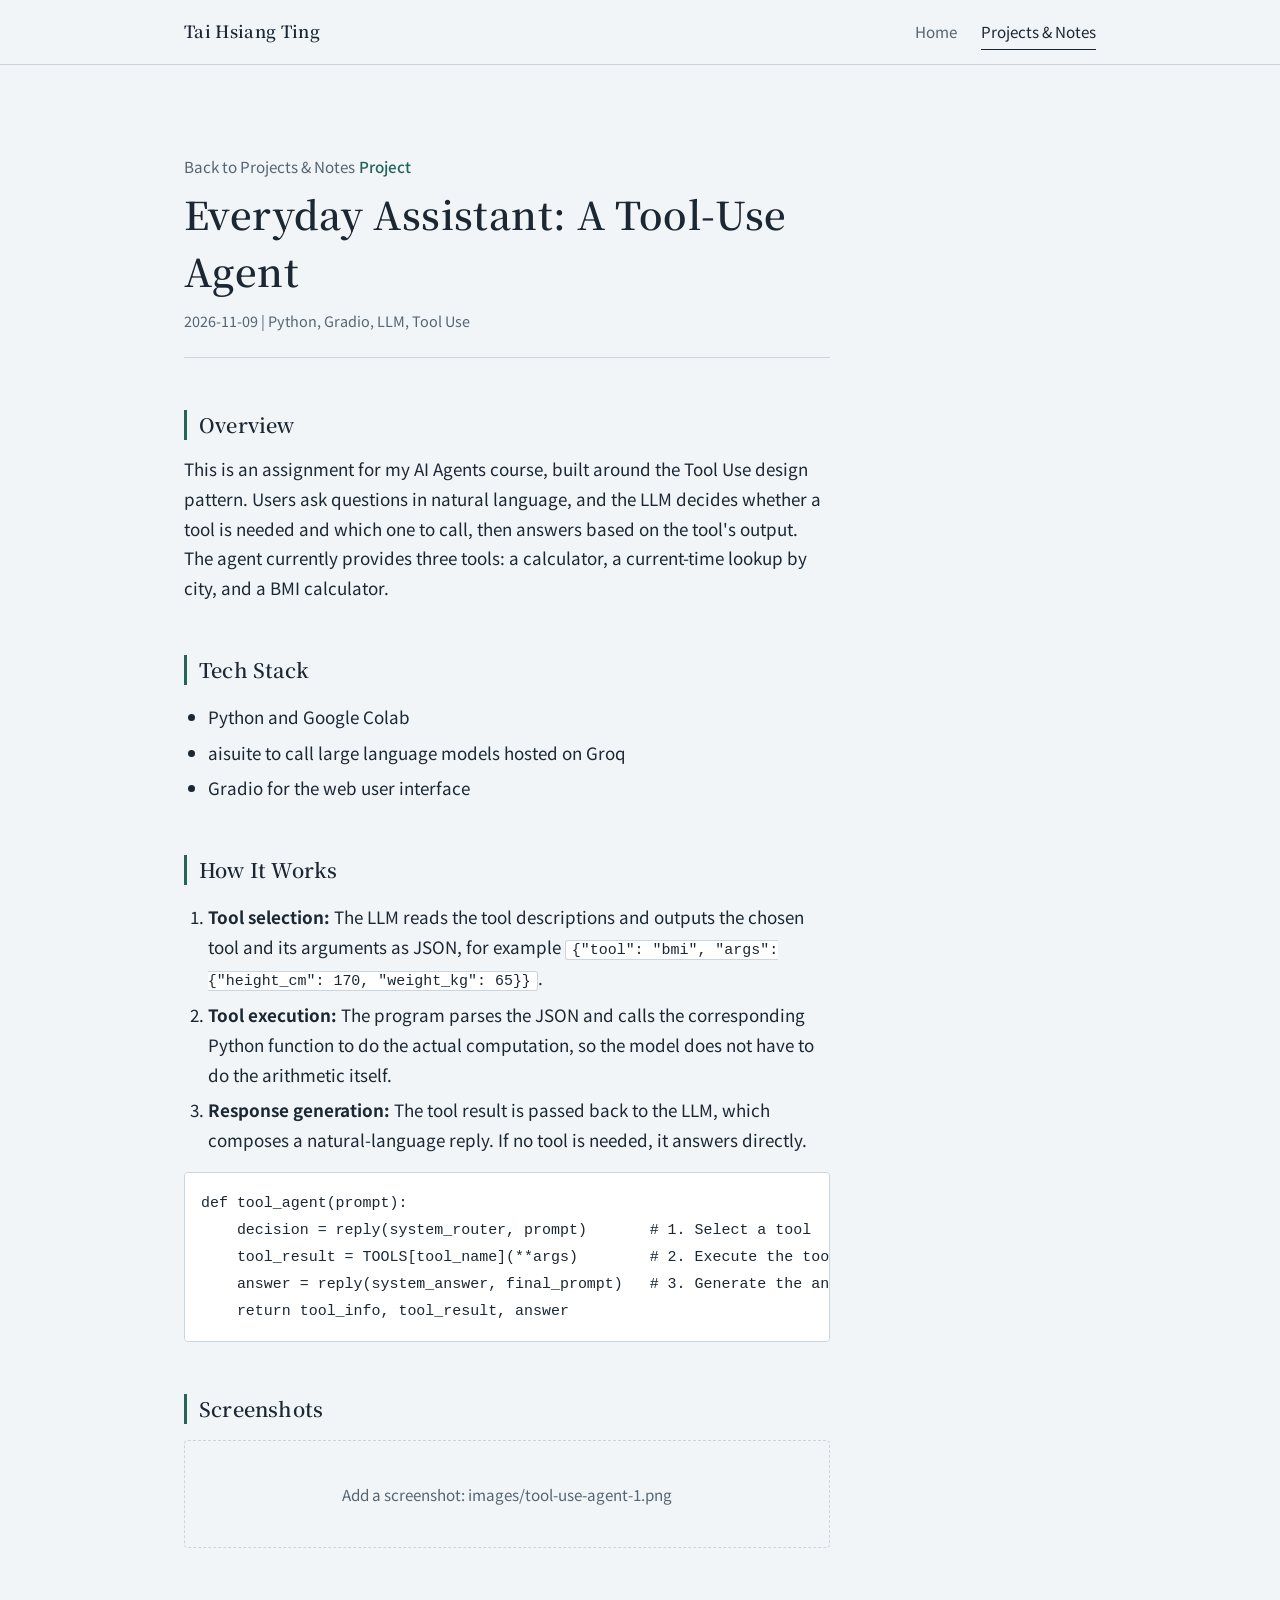
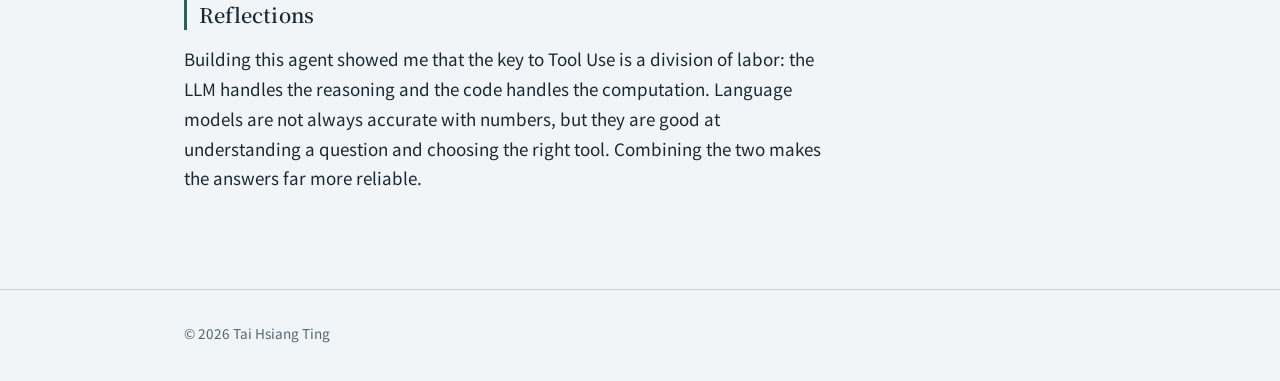
<file: works/tool-use-agent.html>
<!DOCTYPE html>
<html lang="en">
<head>
  <meta charset="UTF-8">
  <meta name="viewport" content="width=device-width, initial-scale=1">
  <title>Everyday Assistant: A Tool-Use Agent | Tai Hsiang Ting</title>
  <link rel="preconnect" href="https://fonts.googleapis.com">
  <link rel="preconnect" href="https://fonts.gstatic.com" crossorigin>
  <link href="https://fonts.googleapis.com/css2?family=Noto+Sans+TC:wght@400;500&family=Noto+Serif+TC:wght@700&display=swap" rel="stylesheet">
  <link rel="stylesheet" href="../css/style.css?v=video-20261123">
</head>
<body>
  <header class="site-header">
    <div class="wrap">
      <a class="site-name" href="../index.html">Tai Hsiang Ting</a>
      <nav class="site-nav" aria-label="Main navigation">
        <a href="../index.html">Home</a>
        <a href="../projects.html" aria-current="page">Projects &amp; Notes</a>
      </nav>
    </div>
  </header>

  <main class="wrap">
    <article class="detail detail--project">
      <a class="back" href="../projects.html">Back to Projects &amp; Notes</a>
      <span class="detail__type">Project</span>
      <h1>Everyday Assistant: A Tool-Use Agent</h1>
      <p class="detail__meta">2026-11-09 | Python, Gradio, LLM, Tool Use</p>

      <h2>Overview</h2>
      <p>This is an assignment for my AI Agents course, built around the Tool Use design pattern. Users ask questions in natural language, and the LLM decides whether a tool is needed and which one to call, then answers based on the tool's output. The agent currently provides three tools: a calculator, a current-time lookup by city, and a BMI calculator.</p>

      <h2>Tech Stack</h2>
      <ul>
        <li>Python and Google Colab</li>
        <li>aisuite to call large language models hosted on Groq</li>
        <li>Gradio for the web user interface</li>
      </ul>

      <h2>How It Works</h2>
      <ol>
        <li><strong>Tool selection:</strong> The LLM reads the tool descriptions and outputs the chosen tool and its arguments as JSON, for example <code>{"tool": "bmi", "args": {"height_cm": 170, "weight_kg": 65}}</code>.</li>
        <li><strong>Tool execution:</strong> The program parses the JSON and calls the corresponding Python function to do the actual computation, so the model does not have to do the arithmetic itself.</li>
        <li><strong>Response generation:</strong> The tool result is passed back to the LLM, which composes a natural-language reply. If no tool is needed, it answers directly.</li>
      </ol>
<pre><code>def tool_agent(prompt):
    decision = reply(system_router, prompt)       # 1. Select a tool
    tool_result = TOOLS[tool_name](**args)        # 2. Execute the tool
    answer = reply(system_answer, final_prompt)   # 3. Generate the answer
    return tool_info, tool_result, answer</code></pre>

      <h2>Screenshots</h2>
      <div class="shot shot--empty">Add a screenshot: images/tool-use-agent-1.png</div>

      <h2>Reflections</h2>
      <p>Building this agent showed me that the key to Tool Use is a division of labor: the LLM handles the reasoning and the code handles the computation. Language models are not always accurate with numbers, but they are good at understanding a question and choosing the right tool. Combining the two makes the answers far more reliable.</p>
    </article>
  </main>

  <footer class="site-footer">
    <div class="wrap">© <span data-year></span> Tai Hsiang Ting</div>
  </footer>

  <script src="../data/works.js?v=20261123-pin"></script>
  <script src="../js/main.js?v=20261123-pin"></script>
</body>
</html>
</file>
<file: css/style.css>
/* ===== 顏色與字體變數（新增樣式請只用這些變數） ===== */
:root {
  --paper: #F2F5F7;
  --surface: #FFFFFF;
  --ink: #1B2733;
  --muted: #566573;
  --line: #CBD5DD;
  --grid: #DDE5EB;
  --project: #23655A;
  --note: #8C5A24;
  --focus: #2D5BA8;
  --serif: "Noto Serif TC", "Songti TC", "PMingLiU", serif;
  --sans: "Noto Sans TC", "PingFang TC", "Microsoft JhengHei", sans-serif;
  --mono: "JetBrains Mono", Consolas, "Courier New", monospace;
  --wrap: 960px;
  --measure: 34em;   /* 中文段落每行最多約 34 字，眼睛不用來回找行 */
  color-scheme: light;
}
@media (prefers-color-scheme: dark) {
  :root {
    --paper: #131A20;
    --surface: #1A232B;
    --ink: #E4EAEE;
    --muted: #9AA8B3;
    --line: #2E3B46;
    --grid: #1E2932;
    --project: #74BCA9;
    --note: #D7A56B;
    --focus: #8FB0EE;
    color-scheme: dark;
  }
}

/* ===== 基本設定（調整為適合長段中文的行高與字距） ===== */
*, *::before, *::after { box-sizing: border-box; }
html { -webkit-text-size-adjust: 100%; text-size-adjust: 100%; }
body {
  margin: 0;
  background: var(--paper);
  color: var(--ink);
  font-family: var(--sans);
  font-size: 17px;
  line-height: 1.9;
  letter-spacing: 0.03em;
  text-spacing-trim: trim-start;   /* 行首全形標點不留空白 */
  text-autospace: normal;          /* 中英文之間自動留一點空 */
  line-break: strict;
  -webkit-font-smoothing: antialiased;
}
h1, h2, h3, h4, h5 { font-family: var(--serif); font-weight: 600; line-height: 1.5; letter-spacing: 0.06em; margin: 0; }
p { margin: 0 0 1em; }
a { color: inherit; text-decoration-color: var(--line); text-decoration-thickness: 1px; text-underline-offset: 0.3em; }
a:hover { text-decoration-color: currentColor; }
img { max-width: 100%; height: auto; display: block; }
time { font-variant-numeric: tabular-nums; }
:focus-visible { outline: 3px solid var(--focus); outline-offset: 3px; }
.wrap { max-width: var(--wrap); margin: 0 auto; padding: 0 24px; }

/* ===== 頁首與頁尾 ===== */
.site-header { border-bottom: 1px solid var(--line); background: var(--paper); }
.site-header .wrap { display: flex; align-items: center; justify-content: space-between; gap: 16px; min-height: 64px; flex-wrap: wrap; }
.site-name { font-family: var(--serif); font-weight: 600; font-size: 1.05rem; letter-spacing: 0.1em; text-decoration: none; }
.site-nav { display: flex; gap: 24px; font-size: 0.95rem; }
.site-nav a { text-decoration: none; color: var(--muted); padding: 4px 0; border-bottom: 1px solid transparent; }
.site-nav a:hover { color: var(--ink); }
.site-nav a[aria-current="page"] { color: var(--ink); border-bottom-color: var(--ink); }
.site-footer { border-top: 1px solid var(--line); margin-top: 96px; padding: 32px 0; color: var(--muted); font-size: 0.85rem; }

/* ===== 首頁開場：拿掉方格背景與按鈕，只留名字、身分與一段話 ===== */
.hero { padding: 96px 0 72px; }
.hero__name { font-size: clamp(2.5rem, 7vw, 3.8rem); letter-spacing: 0.14em; line-height: 1.25; }
.hero__role { font-size: 1rem; color: var(--muted); margin: 14px 0 32px; }
.hero__intro { max-width: 32em; font-size: 1.125rem; line-height: 2; text-wrap: pretty; }
.hero__actions { display: flex; gap: 8px 28px; flex-wrap: wrap; margin: 28px 0 0; font-weight: 500; }
.hero__actions a { color: var(--project); text-decoration-color: currentColor; }

/* 其他頁面若仍使用 .button，保留原本樣式 */
.button {
  display: inline-block; text-decoration: none; padding: 10px 22px;
  border: 1.5px solid var(--ink); border-radius: 4px; font-weight: 500;
}
.button--solid { background: var(--ink); color: var(--paper); }
.button:hover { background: var(--ink); color: var(--paper); }

/* ===== 區塊 ===== */
.section { padding-top: 72px; }
.section__head { display: flex; align-items: baseline; justify-content: space-between; gap: 16px; margin-bottom: 24px; flex-wrap: wrap; }
.section__head h2 { font-size: 1.35rem; letter-spacing: 0.1em; }
.section__more { color: var(--muted); font-size: 0.95rem; margin-top: 20px; }

/* 首頁專用：寬螢幕時標題放左欄、內容放右欄，視線沿同一條線往下 */
.section--split { padding-top: 48px; padding-bottom: 8px; margin-top: 24px; border-top: 1px solid var(--line); }
.section--split .section__body { max-width: var(--measure); }
@media (min-width: 860px) {
  .section--split { display: grid; grid-template-columns: 9rem minmax(0, 1fr); column-gap: 40px; }
  .section--split .section__head { margin-bottom: 0; }
  .section--split .section__head h2 { font-size: 1.15rem; }
}

/* 關於我：技術清單用頓號連成一句，不用膠囊標籤 */
.about h3 { font-family: var(--sans); font-size: 0.95rem; font-weight: 500; letter-spacing: 0.03em; color: var(--muted); margin: 28px 0 4px; }
.skills { list-style: none; margin: 0; padding: 0; display: flex; flex-wrap: wrap; }
.skills li:not(:last-child)::after { content: "、"; color: var(--muted); }

/* ===== 作品列表（首頁與作品頁共用） ===== */
.work-list { list-style: none; margin: 0; padding: 0; border-top: 1px solid var(--line); }
.work { border-bottom: 1px solid var(--line); }
.work a {
  display: grid; grid-template-columns: 6em 1fr; column-gap: 24px;
  padding: 22px 0; text-decoration: none;
}
.work__type { grid-row: span 3; font-size: 0.875rem; font-weight: 500; padding-top: 3px; }
.work--project .work__type { color: var(--project); }
.work--note .work__type { color: var(--note); }
.work__title { font-size: 1.15rem; }
.work a:hover .work__title { text-decoration: underline; text-decoration-thickness: 1px; text-underline-offset: 0.3em; }
.work__summary { color: var(--ink); margin: 6px 0 4px; max-width: var(--measure); }
.work__meta { color: var(--muted); font-size: 0.85rem; margin: 0; }
.empty { padding: 32px 0; color: var(--muted); border-bottom: 1px solid var(--line); }

/* 首頁的列表放在較窄的右欄，類型改到標題上方 */
.section--split .work a { grid-template-columns: 1fr; }
.section--split .work__type { grid-row: auto; padding-top: 0; }

/* ===== 作品頁 ===== */
.page-title { padding: 64px 0 8px; }
.page-title h1 { font-size: clamp(2rem, 5vw, 2.6rem); letter-spacing: 0.1em; }
.page-title p { color: var(--muted); margin-top: 8px; }
.filters { display: flex; gap: 8px; flex-wrap: wrap; margin: 24px 0 8px; align-items: center; }
.filters button {
  font: inherit; font-size: 0.95rem; cursor: pointer; color: var(--ink);
  background: transparent; border: 1.5px solid var(--line); border-radius: 4px; padding: 6px 16px;
}
.filters button[aria-pressed="true"] { background: var(--ink); border-color: var(--ink); color: var(--paper); }
.filters .count { margin-left: auto; color: var(--muted); font-size: 0.9rem; }

/* ===== 內容頁（行寬縮到約 38 字，段落間距加大） ===== */
.detail { max-width: 38em; padding-top: 56px; }
.detail p { margin-bottom: 1.2em; }
.back { color: var(--muted); text-decoration: none; font-size: 0.95rem; }
.back:hover { color: var(--ink); text-decoration: underline; }
.detail__type { display: inline-block; margin-top: 32px; font-weight: 500; font-size: 0.95rem; }
.detail--project .detail__type { color: var(--project); }
.detail--note .detail__type { color: var(--note); }
.detail h1 { font-size: clamp(1.9rem, 5vw, 2.4rem); margin: 4px 0 8px; }
.detail__meta { color: var(--muted); font-size: 0.9rem; padding-bottom: 24px; border-bottom: 1px solid var(--line); }
.detail h2 { font-size: 1.25rem; margin: 52px 0 14px; padding-left: 12px; }
.detail--project h2 { border-left: 3px solid var(--project); }
.detail--note h2 { border-left: 3px solid var(--note); }
.detail ul, .detail ol { padding-left: 1.4em; }
.detail li + li { margin-top: 0.35em; }
.detail code { font-family: var(--mono); font-size: 0.88em; letter-spacing: 0; background: var(--surface); border: 1px solid var(--line); padding: 1px 6px; border-radius: 3px; }
.detail pre { overflow-x: auto; background: var(--surface); border: 1px solid var(--line); border-radius: 4px; padding: 16px; line-height: 1.6; letter-spacing: 0; }
.detail pre code { border: 0; padding: 0; background: none; }
.detail table { border-collapse: collapse; width: 100%; margin-bottom: 1em; }
.detail th, .detail td { border: 1px solid var(--line); padding: 8px 12px; text-align: left; vertical-align: top; }
.table-scroll { overflow-x: auto; }
.shot { margin: 16px 0 24px; }
.shot figcaption { color: var(--muted); font-size: 0.9rem; margin-top: 8px; }
.shot--empty {
  border: 1.5px dashed var(--line); border-radius: 4px; padding: 40px 16px;
  text-align: center; color: var(--muted); font-size: 0.95rem;
}

/* ===== 手機版 ===== */
@media (max-width: 720px) {
  body { font-size: 16px; line-height: 1.85; }
  .hero { padding: 64px 0 48px; }
  .hero__intro { font-size: 1.0625rem; }
  .work a { grid-template-columns: 1fr; }
  .work__type { grid-row: auto; padding-top: 0; }
  .filters .count { margin-left: 0; width: 100%; }
}

/* ===== 首頁關於我：經歷（拿掉時間軸圓點，改成「年份｜內容」兩欄對齊） ===== */
.experience { margin-top: 44px; }
.experience > h3 { font-size: 1.1rem; margin-bottom: 8px; }
.experience__groups > section + section { margin-top: 28px; }
.experience__category { margin: 0 0 4px; font-family: var(--sans); color: var(--muted); font-size: 0.95rem; font-weight: 500; letter-spacing: 0.03em; }
.experience__timeline { list-style: none; margin: 0; padding: 0; }
.experience__item {
  display: grid;
  grid-template-columns: 7.5rem minmax(0, 1fr);
  column-gap: 20px;
  padding: 12px 0;
}
.experience__item + .experience__item { border-top: 1px dashed var(--line); }
.experience__meta { display: flex; flex-direction: column; color: var(--muted); font-size: 0.9rem; }
.experience__period { font-variant-numeric: tabular-nums; }
.experience__status { color: var(--project); font-size: 0.8rem; line-height: 1.6; }
.experience__content h5 { font-family: var(--sans); font-size: 1.05rem; font-weight: 500; letter-spacing: 0.03em; line-height: 1.7; }
.experience__content p { margin: 2px 0 0; color: var(--muted); font-size: 0.95rem; }
@media (max-width: 480px) {
  .experience__item { grid-template-columns: 1fr; }
  .experience__meta { flex-direction: row; gap: 12px; }
}

/* ===== English typography: the site is now in English, so tighten the letter-spacing tuned for Chinese and separate skills with commas ===== */
body { letter-spacing: normal; line-height: 1.75; }
h1, h2, h3, h4, h5 { letter-spacing: 0.01em; }
.hero__name { letter-spacing: 0.02em; }
.hero__intro { line-height: 1.8; }
.site-name, .section__head h2, .page-title h1 { letter-spacing: 0.02em; }
.experience__content h5, .about h3 { letter-spacing: normal; }
.skills li:not(:last-child)::after { content: ",\00a0"; }

/* ===== Award badge and pinned entries: trophy icon + award name (list and detail pages); "Pinned" label under the type ===== */
.award { display: inline-flex; align-items: center; gap: 6px; margin: 0 0 6px; padding: 2px 10px 2px 8px; border: 1px solid var(--note); border-radius: 4px; color: var(--note); font-size: 0.85rem; font-weight: 500; line-height: 1.6; }
.award__icon { width: 1.3em; height: 1.3em; flex: none; fill: currentColor; }
.work .award { justify-self: start; }
.work__type { grid-row: span 4; }
.work__pin { display: block; color: var(--muted); font-size: 0.8rem; font-weight: 400; }
.section--split .work__pin { display: inline; margin-left: 8px; }
.detail .award { margin-top: 12px; }
.detail .award + h1 { margin-top: 8px; }
@media (max-width: 720px) {
  .work__pin { display: inline; margin-left: 8px; }
}

/* ===== Embedded demo video: responsive 16:9 YouTube player on detail pages ===== */
.video { margin: 8px 0 24px; }
.video__frame { position: relative; aspect-ratio: 16 / 9; border: 1px solid var(--line); border-radius: 4px; overflow: hidden; background: var(--surface); }
.video__frame iframe { position: absolute; inset: 0; width: 100%; height: 100%; border: 0; }
.video figcaption { color: var(--muted); font-size: 0.9rem; margin-top: 8px; }
</file>
